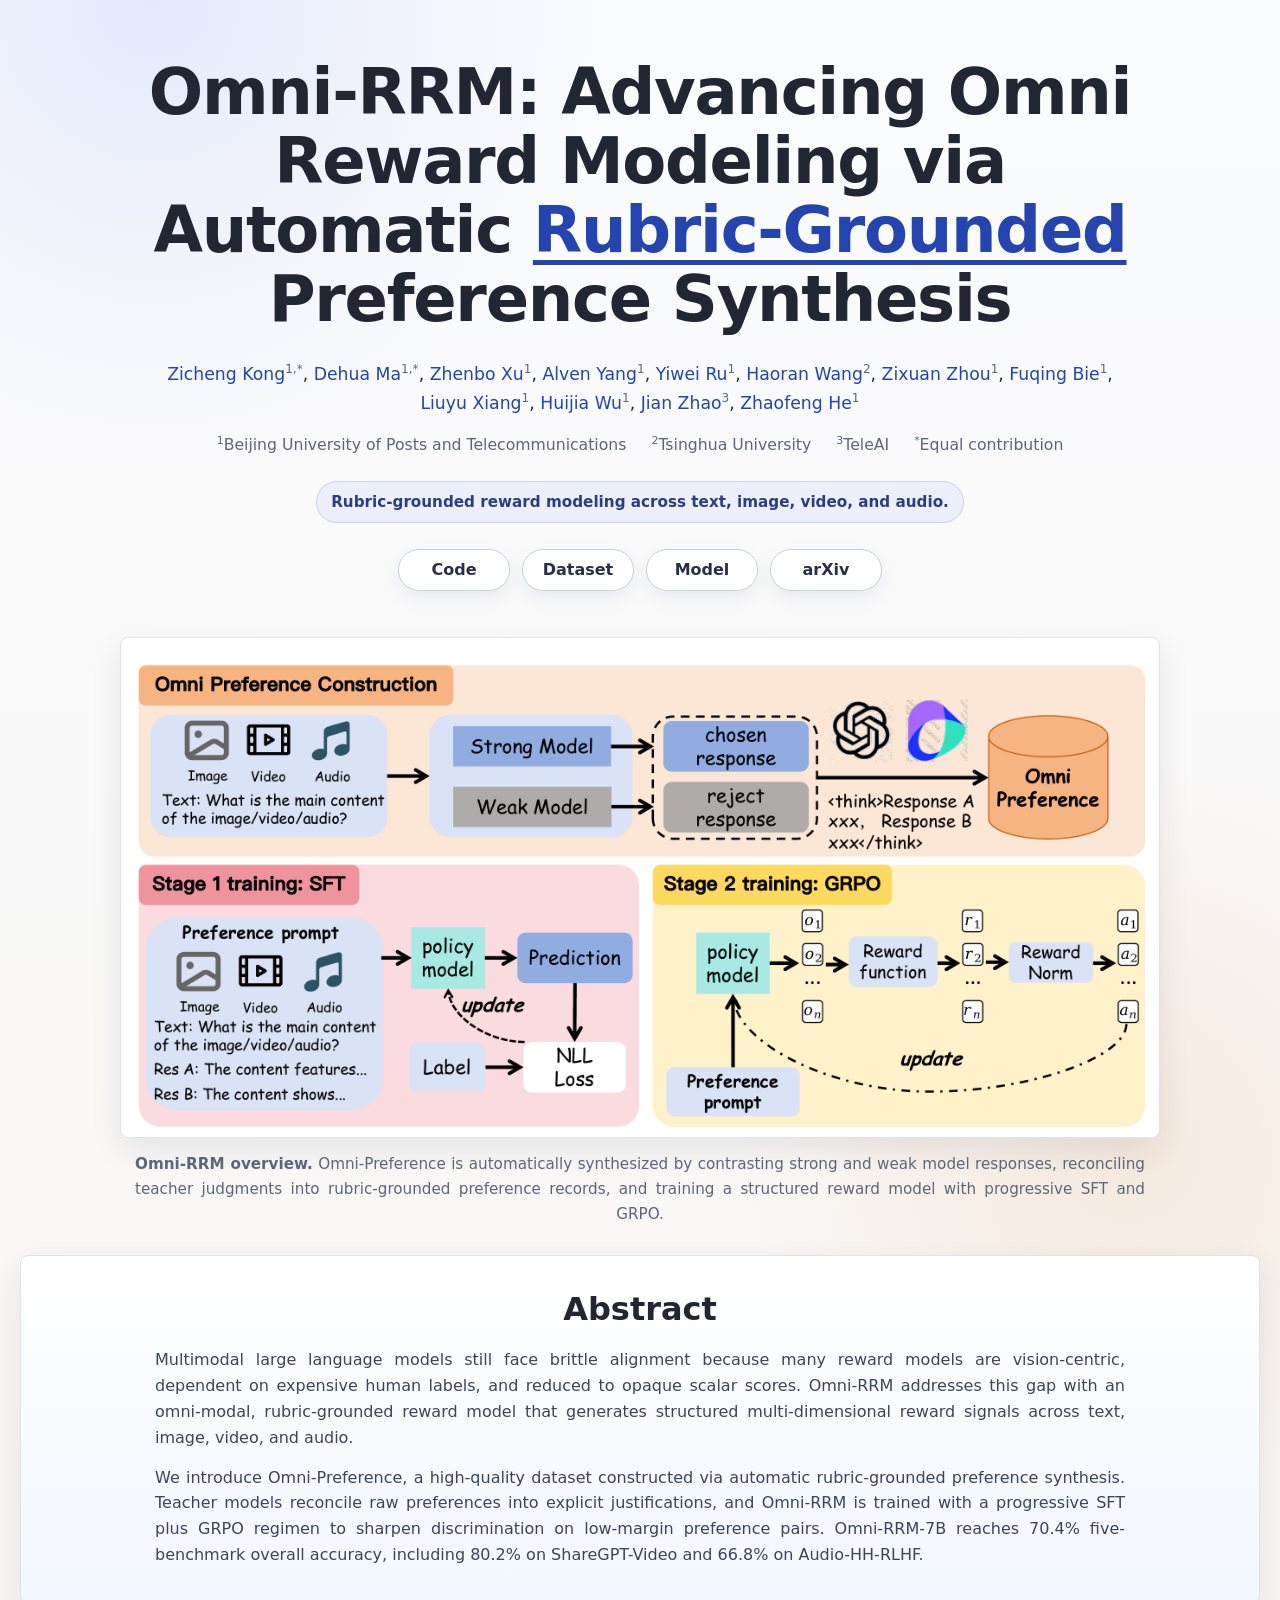
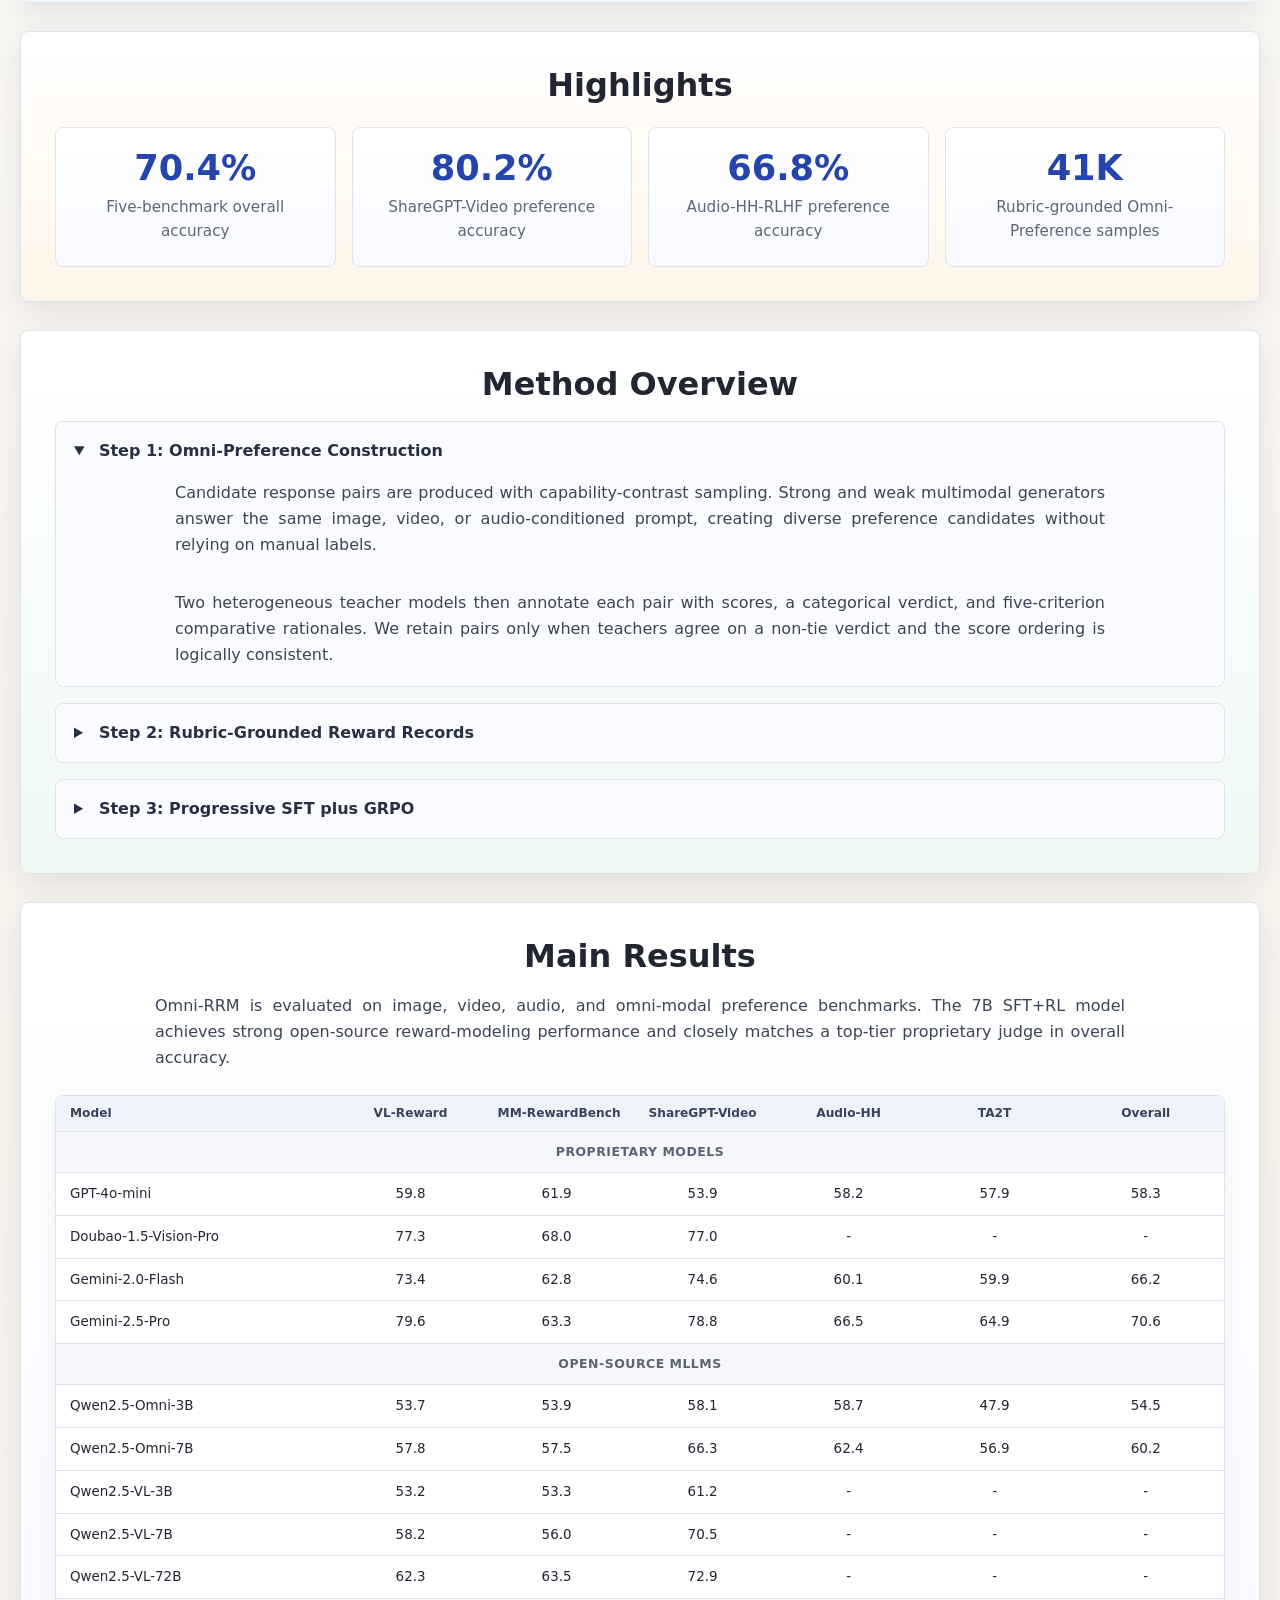
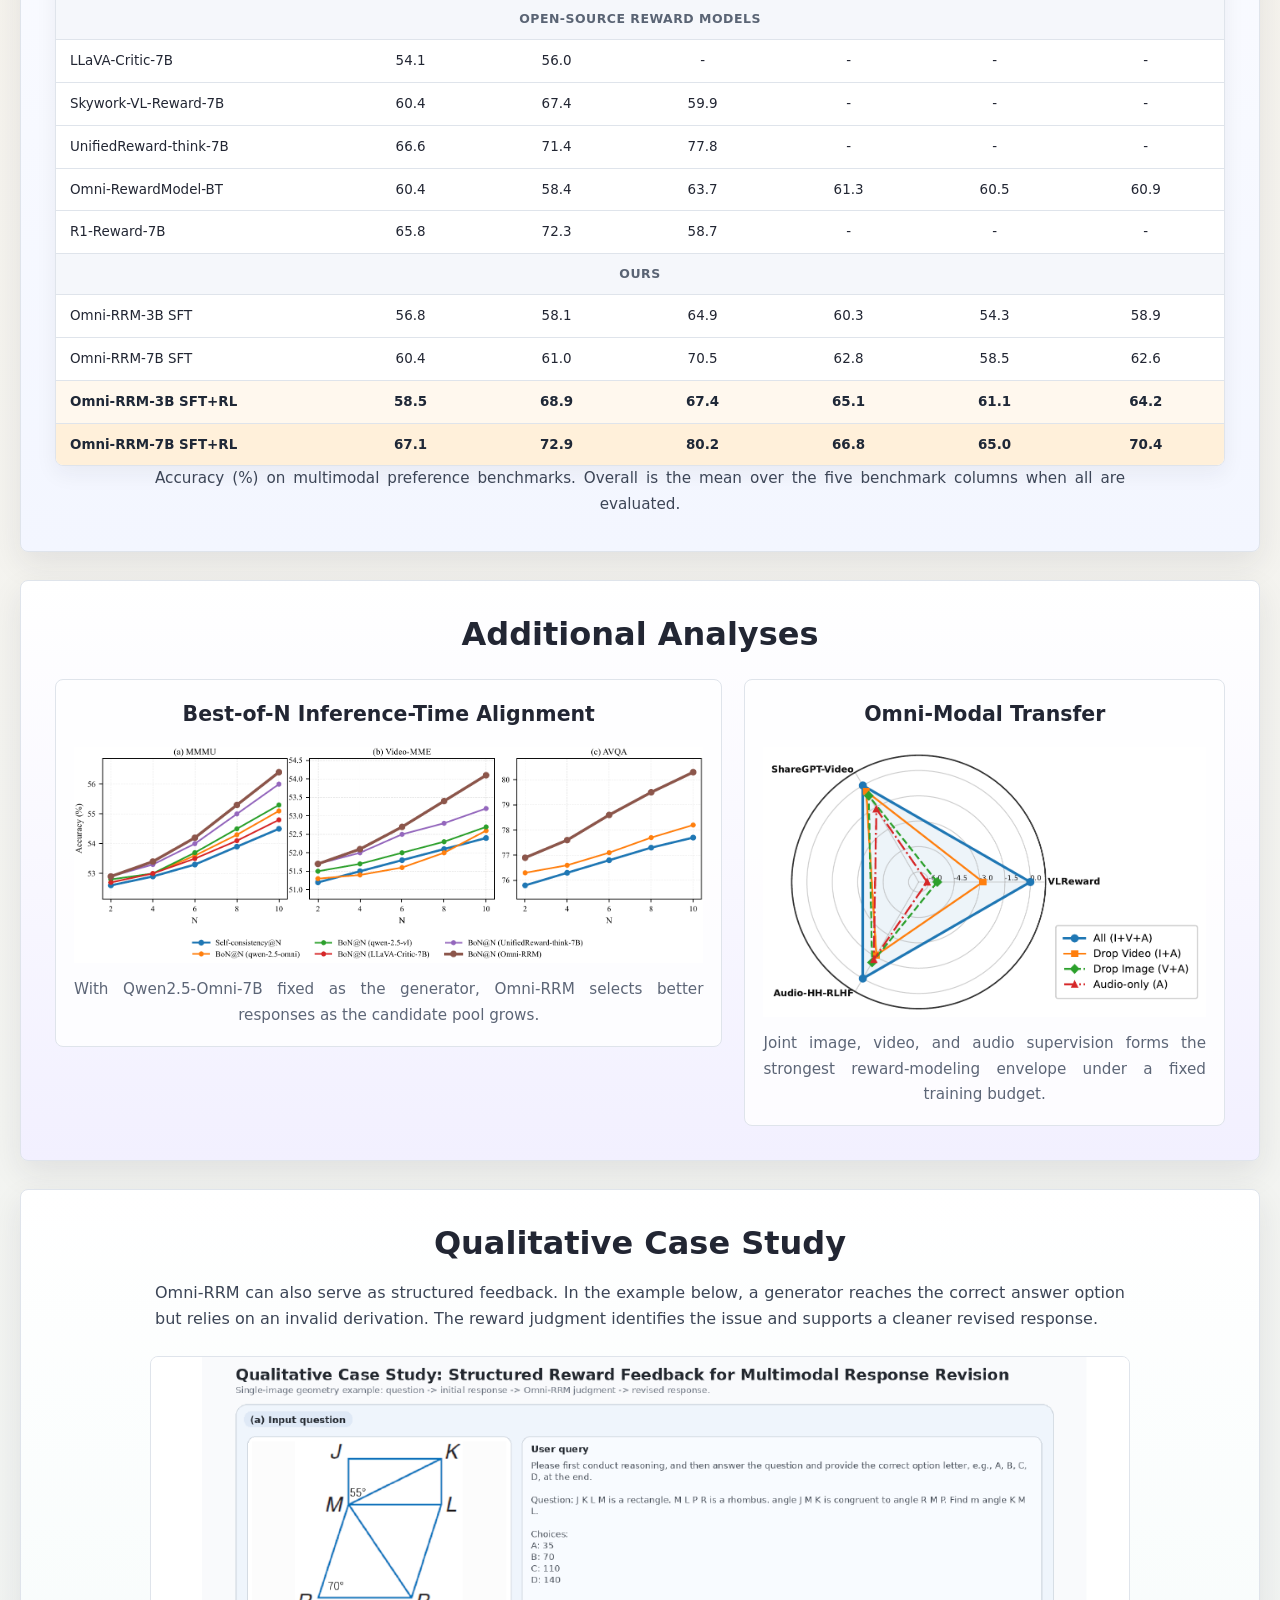
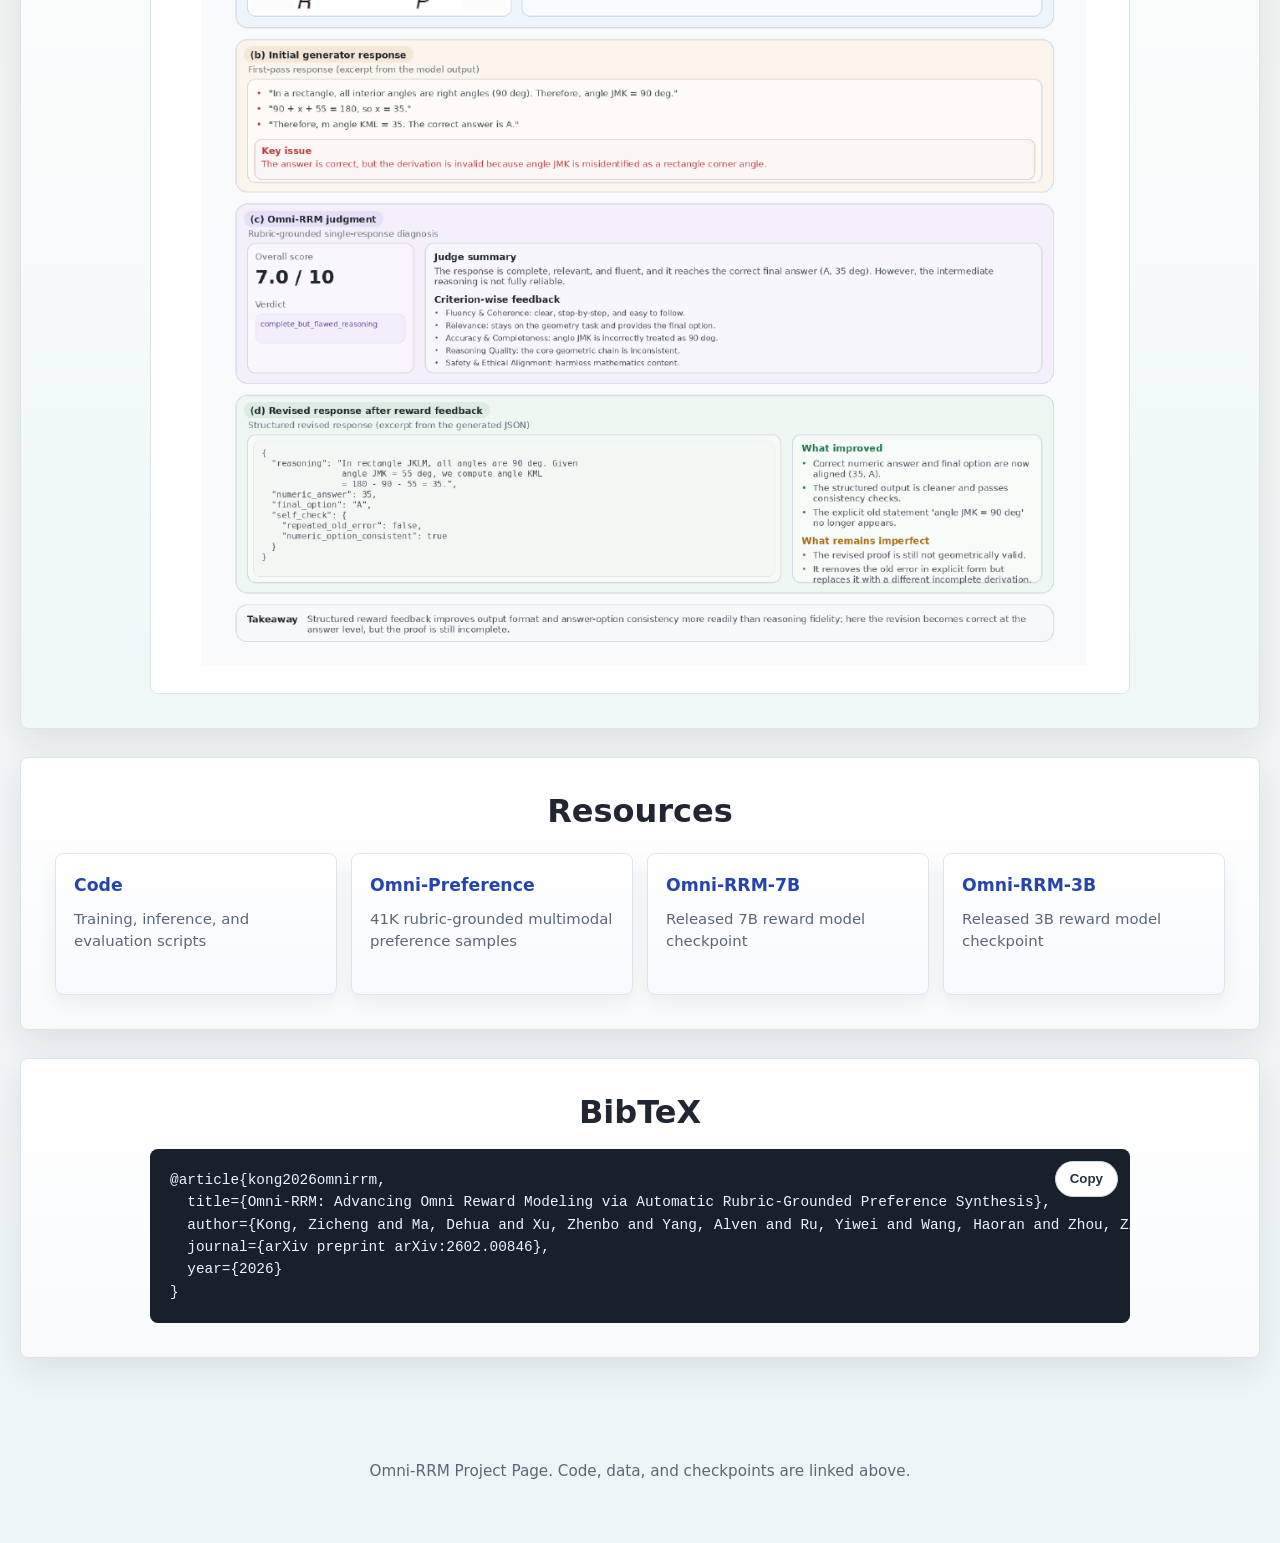
<file: index.html>
<!doctype html>
<html lang="en">
  <head>
    <meta charset="utf-8">
    <meta name="viewport" content="width=device-width, initial-scale=1">
    <meta http-equiv="refresh" content="0; url=docs/">
    <title>Omni-RRM</title>
    <link rel="canonical" href="docs/">
    <script>
      window.location.replace("docs/");
    </script>
  </head>
  <body>
    <p><a href="docs/">Open the Omni-RRM project page.</a></p>
  </body>
</html>
</file>
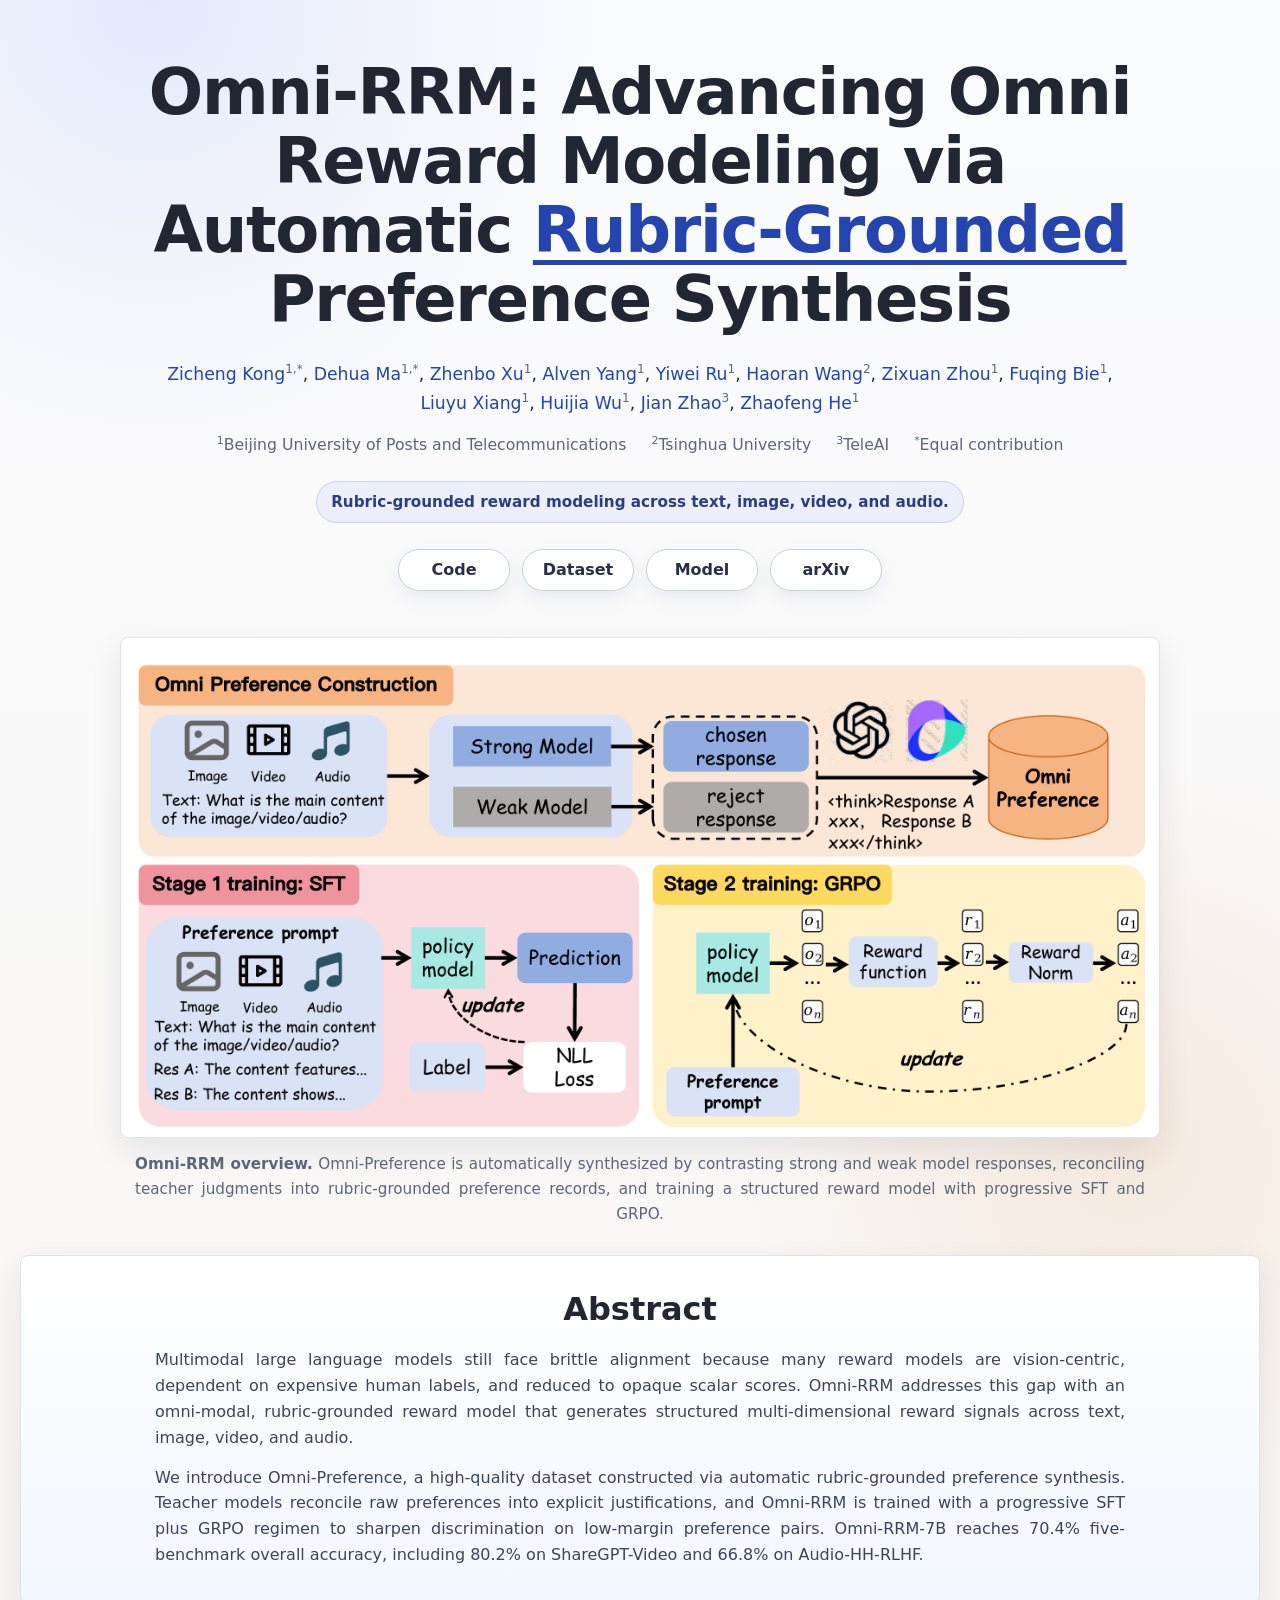
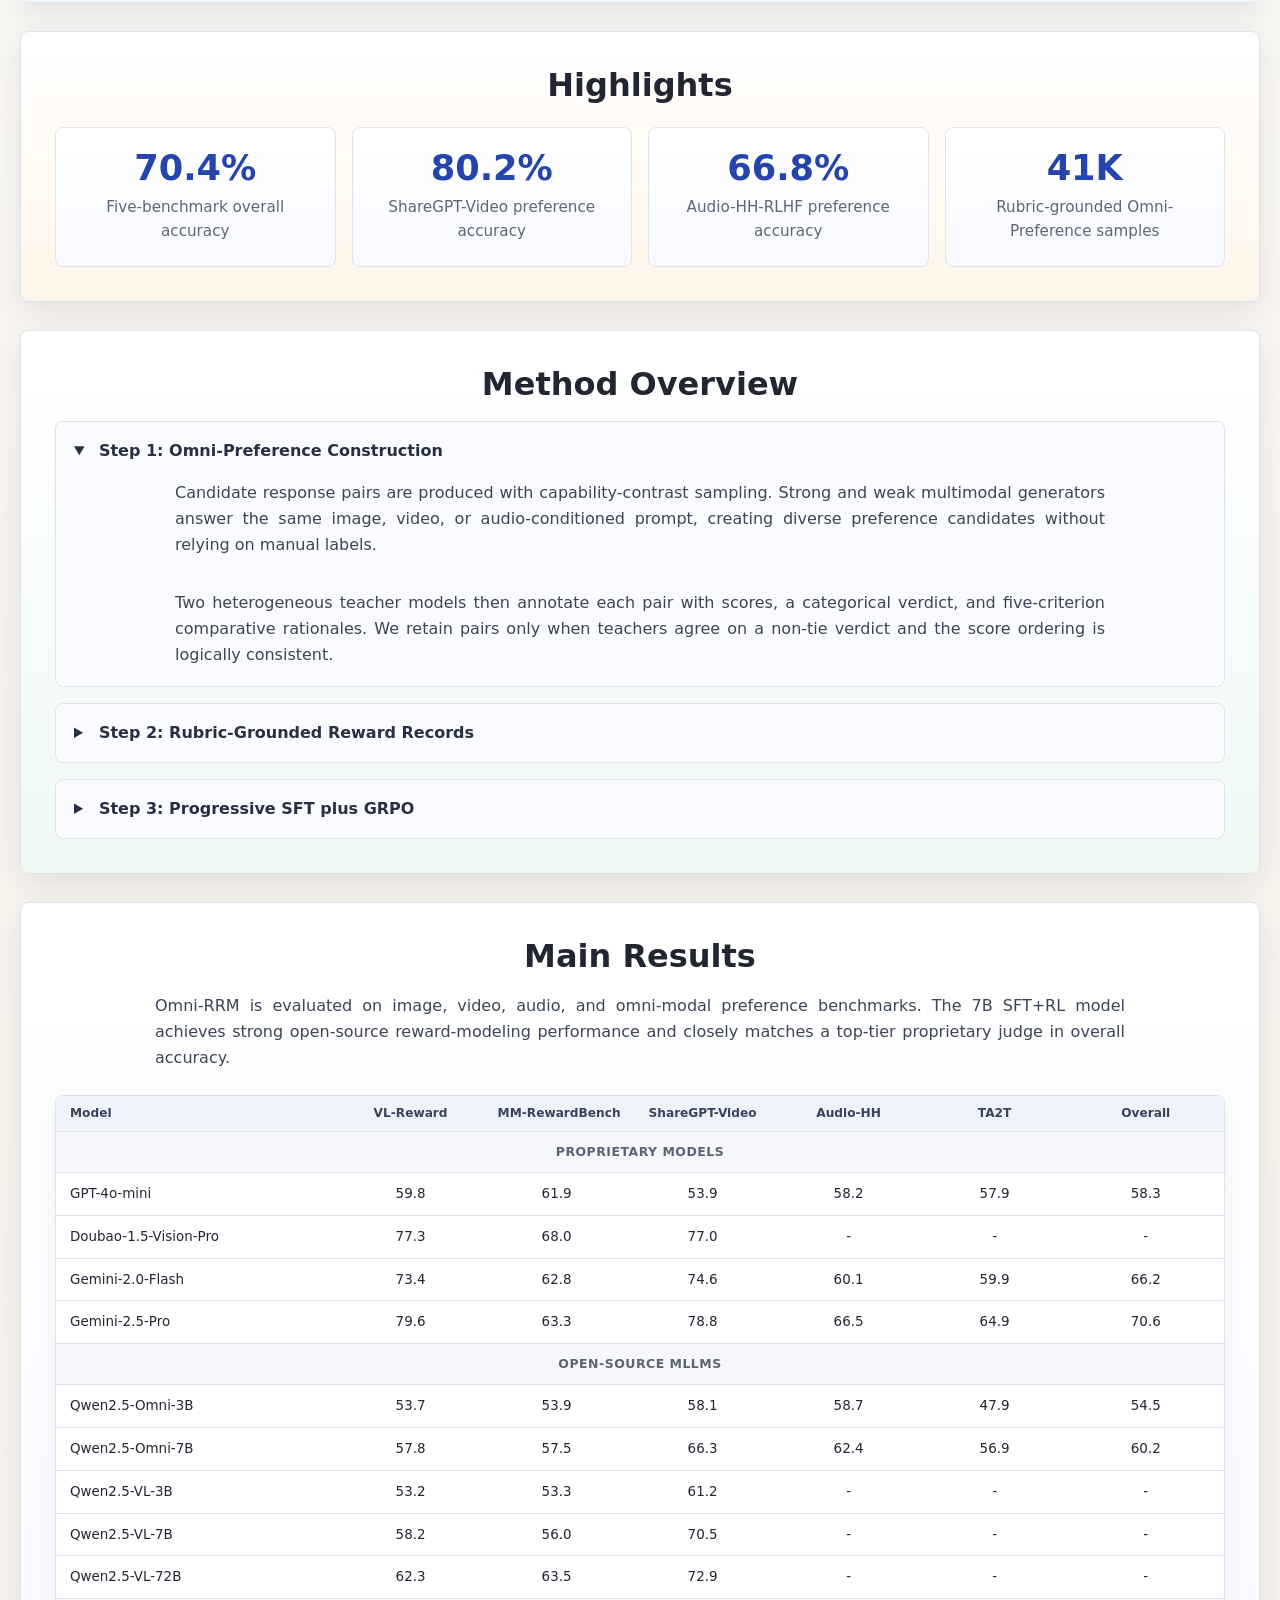
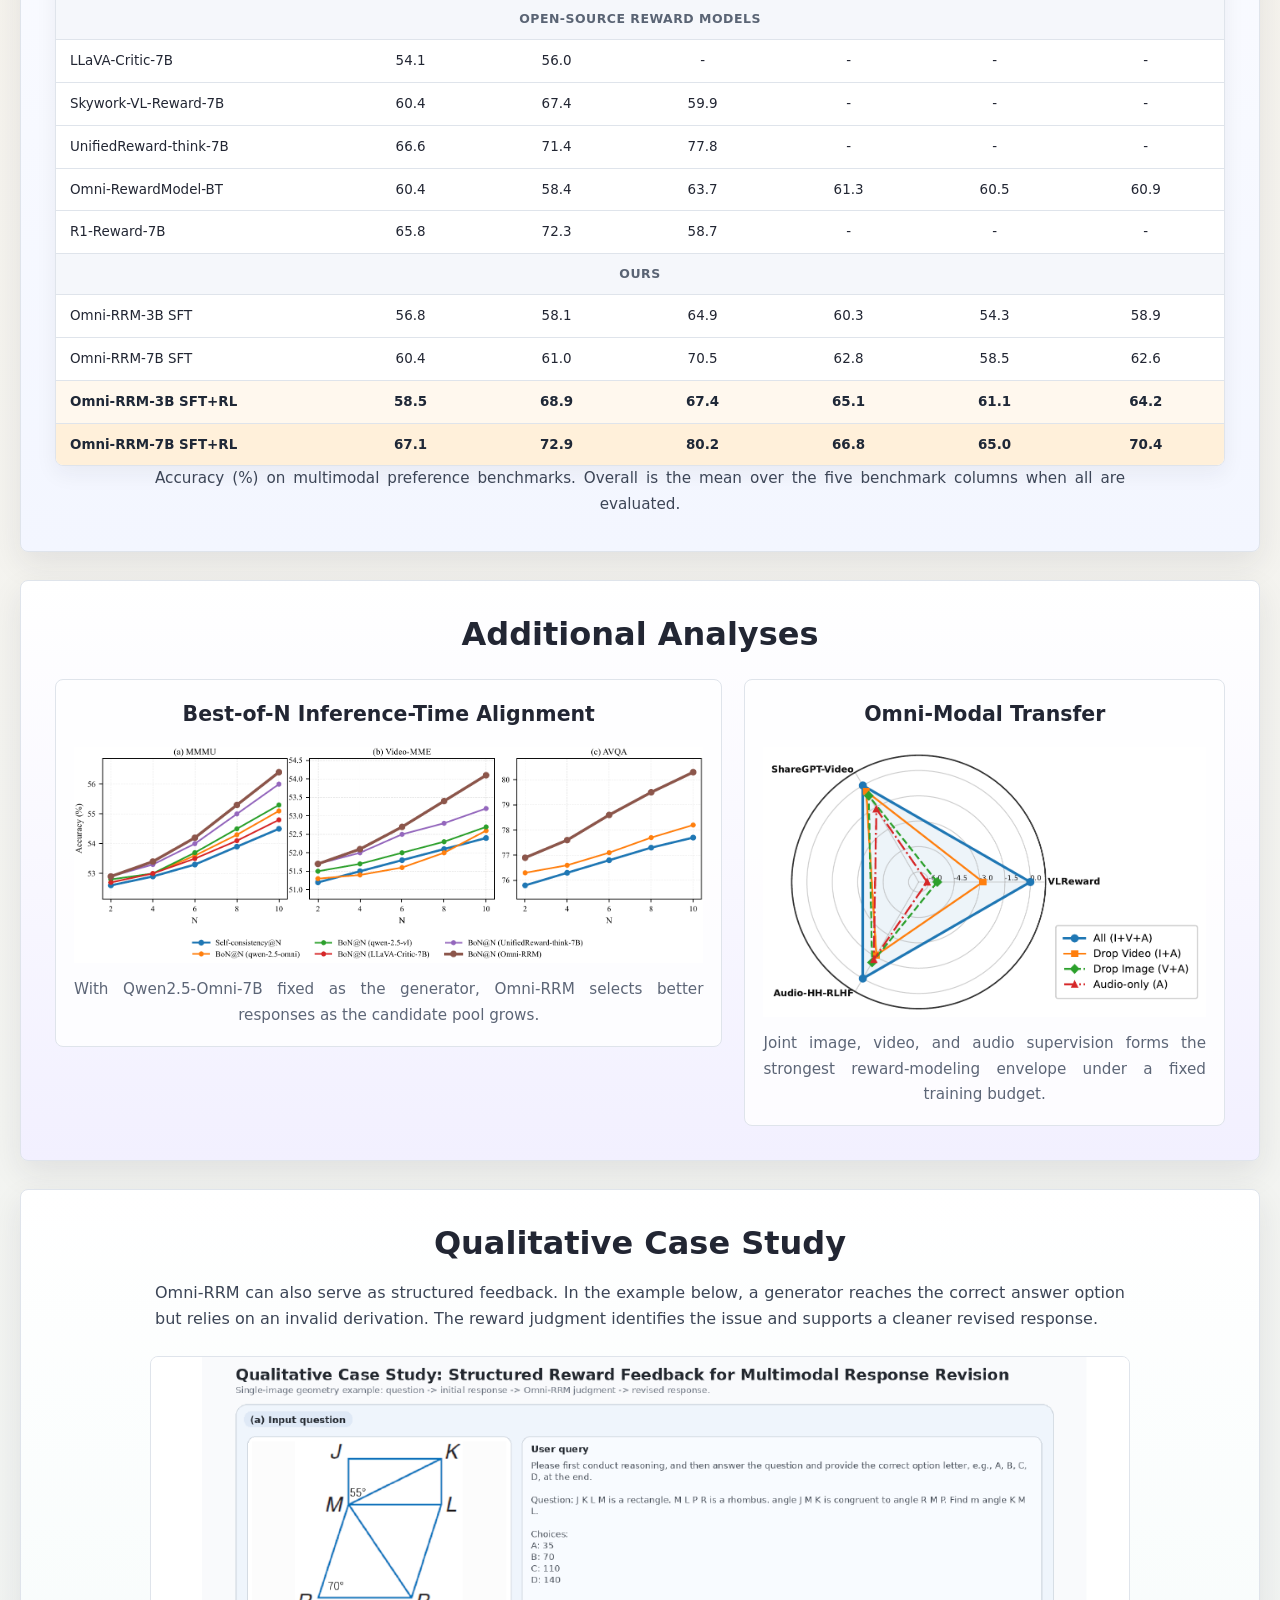
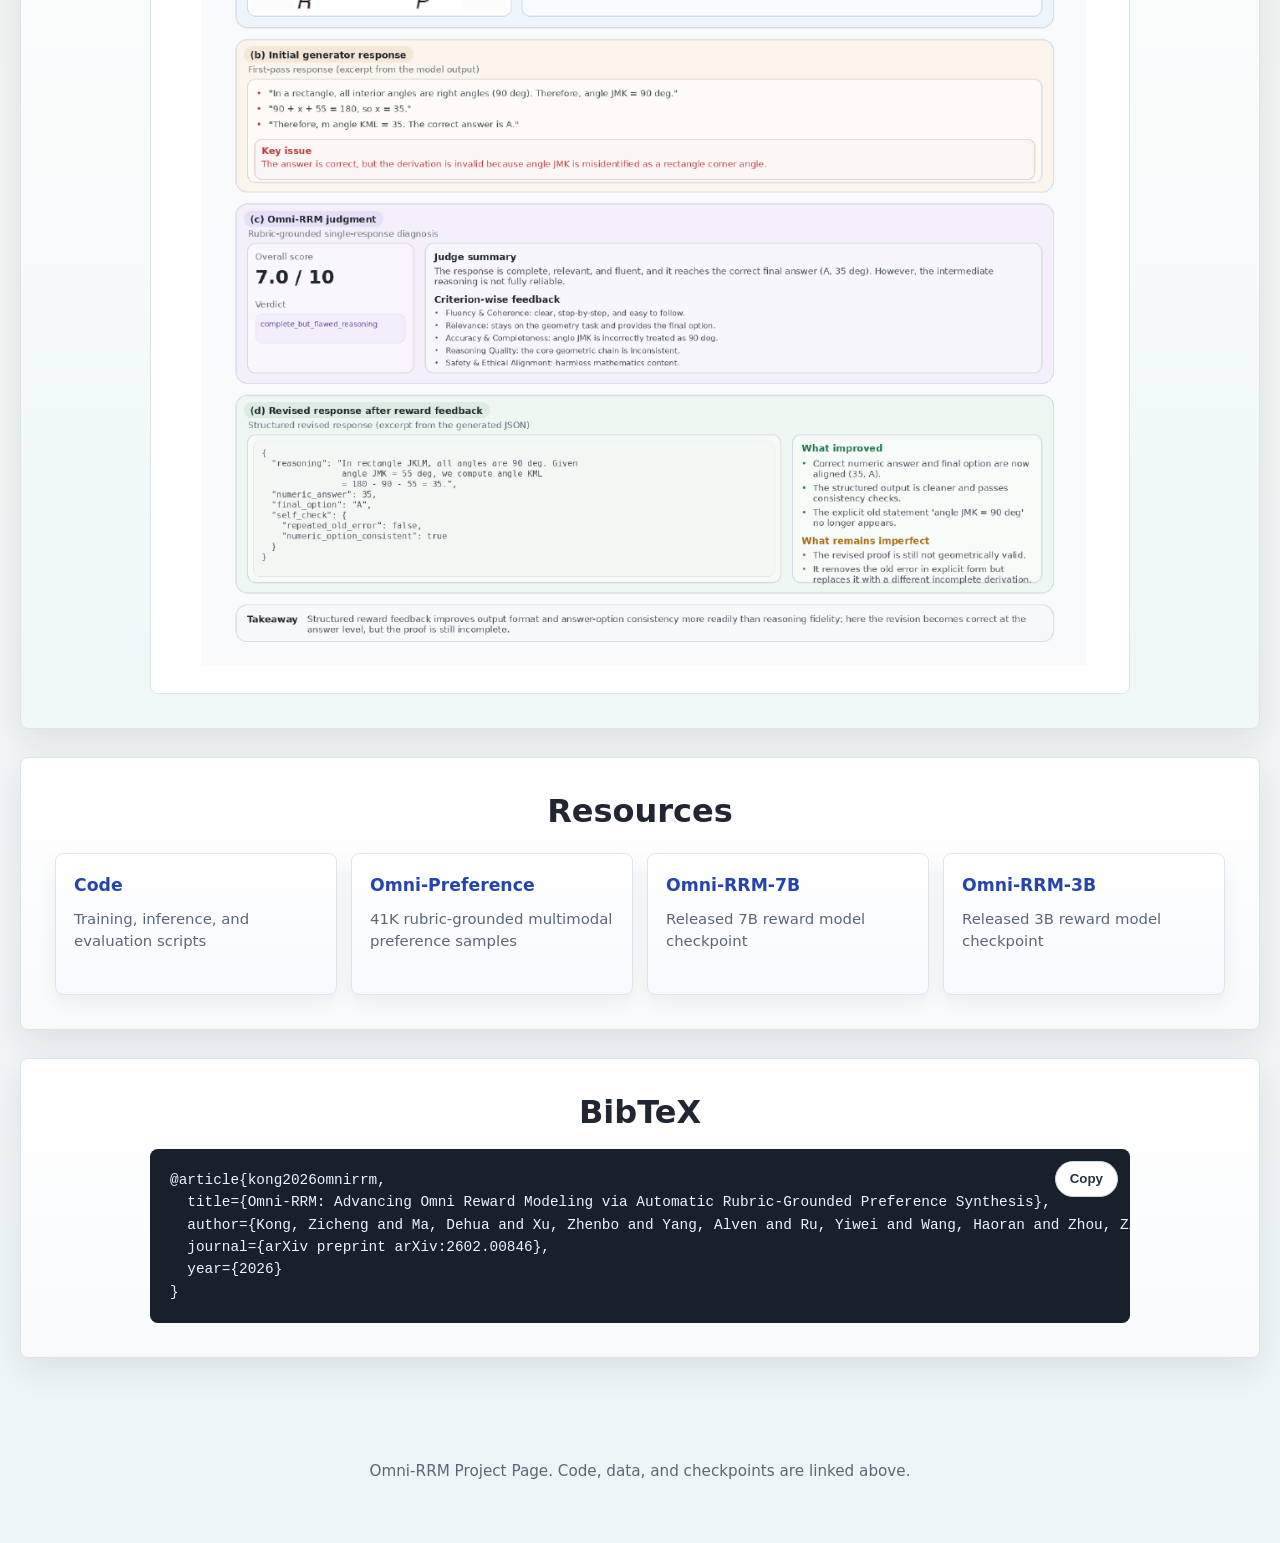
<file: docs/index.html>
<!doctype html>
<html lang="en">
  <head>
    <meta charset="utf-8">
    <meta name="viewport" content="width=device-width, initial-scale=1">
    <meta
      name="description"
      content="Omni-RRM is a rubric-grounded omni-modal reward model for structured preference judgment across text, image, video, and audio."
    >
    <meta property="og:title" content="Omni-RRM">
    <meta property="og:description" content="Advancing Omni Reward Modeling via Automatic Rubric-Grounded Preference Synthesis.">
    <meta property="og:type" content="website">
    <meta property="og:image" content="assets/method-overview.png">
    <title>Omni-RRM</title>
    <link rel="stylesheet" href="styles.css">
  </head>
  <body>
    <div class="page">
      <header class="site-header">
        <h1 class="site-title">
          Omni-RRM: Advancing Omni Reward Modeling via Automatic
          <span>Rubric-Grounded</span> Preference Synthesis
        </h1>

        <div class="authors">
          <a href="#">Zicheng Kong</a><sup>1,*</sup>,
          <a href="#">Dehua Ma</a><sup>1,*</sup>,
          <a href="#">Zhenbo Xu</a><sup>1</sup>,
          <a href="#">Alven Yang</a><sup>1</sup>,
          <a href="#">Yiwei Ru</a><sup>1</sup>,
          <a href="#">Haoran Wang</a><sup>2</sup>,
          <a href="#">Zixuan Zhou</a><sup>1</sup>,
          <a href="#">Fuqing Bie</a><sup>1</sup>,
          <a href="#">Liuyu Xiang</a><sup>1</sup>,
          <a href="#">Huijia Wu</a><sup>1</sup>,
          <a href="#">Jian Zhao</a><sup>3</sup>,
          <a href="#">Zhaofeng He</a><sup>1</sup>
        </div>

        <div class="affiliations">
          <p><sup>1</sup>Beijing University of Posts and Telecommunications</p>
          <p><sup>2</sup>Tsinghua University</p>
          <p><sup>3</sup>TeleAI</p>
          <p><sup>*</sup>Equal contribution</p>
        </div>

        <div class="venue-line">
          Rubric-grounded reward modeling across text, image, video, and audio.
        </div>

        <div class="links" aria-label="Project links">
          <a class="btn" href="https://github.com/dma2077/Omni-RRM">Code</a>
          <a class="btn" href="https://huggingface.co/datasets/Omni-RRM/Omni-Preference">Dataset</a>
          <a class="btn" href="https://huggingface.co/Omni-RRM/Omni-RRM-7B">Model</a>
          <a class="btn" href="https://arxiv.org/abs/2602.00846">arXiv</a>
        </div>
      </header>

      <main>
        <section class="teaser fade-up">
          <img src="assets/method-overview.png" alt="Overview of the Omni-RRM pipeline.">
          <p class="fig-caption">
            <b>Omni-RRM overview.</b> Omni-Preference is automatically synthesized
            by contrasting strong and weak model responses, reconciling teacher
            judgments into rubric-grounded preference records, and training a
            structured reward model with progressive SFT and GRPO.
          </p>
        </section>

        <section id="abstract" class="panel fade-up">
          <h2>Abstract</h2>
          <p>
            Multimodal large language models still face brittle alignment because
            many reward models are vision-centric, dependent on expensive human
            labels, and reduced to opaque scalar scores. Omni-RRM addresses this
            gap with an omni-modal, rubric-grounded reward model that generates
            structured multi-dimensional reward signals across text, image,
            video, and audio.
          </p>
          <p>
            We introduce Omni-Preference, a high-quality dataset constructed via
            automatic rubric-grounded preference synthesis. Teacher models
            reconcile raw preferences into explicit justifications, and
            Omni-RRM is trained with a progressive SFT plus GRPO regimen to
            sharpen discrimination on low-margin preference pairs. Omni-RRM-7B
            reaches 70.4% five-benchmark overall accuracy, including 80.2% on
            ShareGPT-Video and 66.8% on Audio-HH-RLHF.
          </p>
        </section>

        <section id="highlights" class="panel fade-up">
          <h2>Highlights</h2>
          <div class="metric-grid">
            <div class="metric">
              <strong>70.4%</strong>
              <span>Five-benchmark overall accuracy</span>
            </div>
            <div class="metric">
              <strong>80.2%</strong>
              <span>ShareGPT-Video preference accuracy</span>
            </div>
            <div class="metric">
              <strong>66.8%</strong>
              <span>Audio-HH-RLHF preference accuracy</span>
            </div>
            <div class="metric">
              <strong>41K</strong>
              <span>Rubric-grounded Omni-Preference samples</span>
            </div>
          </div>
        </section>

        <section id="overview" class="panel fade-up">
          <h2>Method Overview</h2>
          <div class="overview-grid">
            <details class="implementation-step" open>
              <summary>
                <span class="implementation-title">Step 1: Omni-Preference Construction</span>
              </summary>
              <p>
                Candidate response pairs are produced with capability-contrast
                sampling. Strong and weak multimodal generators answer the same
                image, video, or audio-conditioned prompt, creating diverse
                preference candidates without relying on manual labels.
              </p>
              <p>
                Two heterogeneous teacher models then annotate each pair with
                scores, a categorical verdict, and five-criterion comparative
                rationales. We retain pairs only when teachers agree on a
                non-tie verdict and the score ordering is logically consistent.
              </p>
            </details>

            <details class="implementation-step">
              <summary>
                <span class="implementation-title">Step 2: Rubric-Grounded Reward Records</span>
              </summary>
              <p>
                Omni-RRM does not output only a scalar reward. It emits an
                auditable record containing <code>score_A</code>,
                <code>score_B</code>, <code>better</code>, a reasoning field,
                and a redundant <code>final_verdict</code> for robust parsing.
              </p>
              <div class="schema-box">
                <pre><code>{
  "score_A": 8,
  "score_B": 6,
  "better": "A",
  "reasoning": {
    "fluency": "...",
    "relevance": "...",
    "accuracy": "...",
    "reasoning": "...",
    "safety": "..."
  },
  "final_verdict": "&lt;answer&gt;[[A]]&lt;/answer&gt;"
}</code></pre>
              </div>
            </details>

            <details class="implementation-step">
              <summary>
                <span class="implementation-title">Step 3: Progressive SFT plus GRPO</span>
              </summary>
              <p>
                The SFT stage teaches the model to follow the structured reward
                interface and generate coherent rubric-grounded rationales. The
                GRPO stage then optimizes a bounded composite reward over schema
                validity, preference correctness, score-verdict consistency, and
                rubric coverage.
              </p>
              <div class="formula">
                R = w_fmt R_fmt + w_pref R_pref + w_rub R_rub
              </div>
            </details>
          </div>
        </section>

        <section id="experiments" class="panel fade-up">
          <h2>Main Results</h2>
          <p>
            Omni-RRM is evaluated on image, video, audio, and omni-modal
            preference benchmarks. The 7B SFT+RL model achieves strong
            open-source reward-modeling performance and closely matches a
            top-tier proprietary judge in overall accuracy.
          </p>

          <div class="table-shell full-results" role="region" aria-label="Main benchmark results" tabindex="0">
            <table>
              <colgroup>
                <col class="model-col">
                <col class="benchmark-col">
                <col class="benchmark-col">
                <col class="benchmark-col">
                <col class="benchmark-col">
                <col class="benchmark-col">
                <col class="overall-col">
              </colgroup>
              <thead>
                <tr>
                  <th>Model</th>
                  <th>VL-Reward</th>
                  <th>MM-RewardBench</th>
                  <th>ShareGPT-Video</th>
                  <th>Audio-HH</th>
                  <th>TA2T</th>
                  <th>Overall</th>
                </tr>
              </thead>
              <tbody>
                <tr class="group-row">
                  <td colspan="7">Proprietary models</td>
                </tr>
                <tr>
                  <td>GPT-4o-mini</td>
                  <td>59.8</td>
                  <td>61.9</td>
                  <td>53.9</td>
                  <td>58.2</td>
                  <td>57.9</td>
                  <td>58.3</td>
                </tr>
                <tr>
                  <td>Doubao-1.5-Vision-Pro</td>
                  <td>77.3</td>
                  <td>68.0</td>
                  <td>77.0</td>
                  <td>-</td>
                  <td>-</td>
                  <td>-</td>
                </tr>
                <tr>
                  <td>Gemini-2.0-Flash</td>
                  <td>73.4</td>
                  <td>62.8</td>
                  <td>74.6</td>
                  <td>60.1</td>
                  <td>59.9</td>
                  <td>66.2</td>
                </tr>
                <tr>
                  <td>Gemini-2.5-Pro</td>
                  <td>79.6</td>
                  <td>63.3</td>
                  <td>78.8</td>
                  <td>66.5</td>
                  <td>64.9</td>
                  <td>70.6</td>
                </tr>
                <tr class="group-row">
                  <td colspan="7">Open-source MLLMs</td>
                </tr>
                <tr>
                  <td>Qwen2.5-Omni-3B</td>
                  <td>53.7</td>
                  <td>53.9</td>
                  <td>58.1</td>
                  <td>58.7</td>
                  <td>47.9</td>
                  <td>54.5</td>
                </tr>
                <tr>
                  <td>Qwen2.5-Omni-7B</td>
                  <td>57.8</td>
                  <td>57.5</td>
                  <td>66.3</td>
                  <td>62.4</td>
                  <td>56.9</td>
                  <td>60.2</td>
                </tr>
                <tr>
                  <td>Qwen2.5-VL-3B</td>
                  <td>53.2</td>
                  <td>53.3</td>
                  <td>61.2</td>
                  <td>-</td>
                  <td>-</td>
                  <td>-</td>
                </tr>
                <tr>
                  <td>Qwen2.5-VL-7B</td>
                  <td>58.2</td>
                  <td>56.0</td>
                  <td>70.5</td>
                  <td>-</td>
                  <td>-</td>
                  <td>-</td>
                </tr>
                <tr>
                  <td>Qwen2.5-VL-72B</td>
                  <td>62.3</td>
                  <td>63.5</td>
                  <td>72.9</td>
                  <td>-</td>
                  <td>-</td>
                  <td>-</td>
                </tr>
                <tr class="group-row">
                  <td colspan="7">Open-source reward models</td>
                </tr>
                <tr>
                  <td>LLaVA-Critic-7B</td>
                  <td>54.1</td>
                  <td>56.0</td>
                  <td>-</td>
                  <td>-</td>
                  <td>-</td>
                  <td>-</td>
                </tr>
                <tr>
                  <td>Skywork-VL-Reward-7B</td>
                  <td>60.4</td>
                  <td>67.4</td>
                  <td>59.9</td>
                  <td>-</td>
                  <td>-</td>
                  <td>-</td>
                </tr>
                <tr>
                  <td>UnifiedReward-think-7B</td>
                  <td>66.6</td>
                  <td>71.4</td>
                  <td>77.8</td>
                  <td>-</td>
                  <td>-</td>
                  <td>-</td>
                </tr>
                <tr>
                  <td>Omni-RewardModel-BT</td>
                  <td>60.4</td>
                  <td>58.4</td>
                  <td>63.7</td>
                  <td>61.3</td>
                  <td>60.5</td>
                  <td>60.9</td>
                </tr>
                <tr>
                  <td>R1-Reward-7B</td>
                  <td>65.8</td>
                  <td>72.3</td>
                  <td>58.7</td>
                  <td>-</td>
                  <td>-</td>
                  <td>-</td>
                </tr>
                <tr class="group-row">
                  <td colspan="7">Ours</td>
                </tr>
                <tr>
                  <td>Omni-RRM-3B SFT</td>
                  <td>56.8</td>
                  <td>58.1</td>
                  <td>64.9</td>
                  <td>60.3</td>
                  <td>54.3</td>
                  <td>58.9</td>
                </tr>
                <tr>
                  <td>Omni-RRM-7B SFT</td>
                  <td>60.4</td>
                  <td>61.0</td>
                  <td>70.5</td>
                  <td>62.8</td>
                  <td>58.5</td>
                  <td>62.6</td>
                </tr>
                <tr class="ours">
                  <td>Omni-RRM-3B SFT+RL</td>
                  <td>58.5</td>
                  <td>68.9</td>
                  <td>67.4</td>
                  <td>65.1</td>
                  <td>61.1</td>
                  <td>64.2</td>
                </tr>
                <tr class="ours strong">
                  <td>Omni-RRM-7B SFT+RL</td>
                  <td>67.1</td>
                  <td>72.9</td>
                  <td>80.2</td>
                  <td>66.8</td>
                  <td>65.0</td>
                  <td>70.4</td>
                </tr>
              </tbody>
            </table>
          </div>
          <p class="caption">
            Accuracy (%) on multimodal preference benchmarks. Overall is the
            mean over the five benchmark columns when all are evaluated.
          </p>
        </section>

        <section id="analysis" class="panel fade-up">
          <h2>Additional Analyses</h2>
          <div class="analysis-grid">
            <figure>
              <h3>Best-of-N Inference-Time Alignment</h3>
              <img src="assets/bon-curve.png" alt="Best-of-N curves across MMMU, Video-MME, and AVQA.">
              <figcaption class="caption">
                With Qwen2.5-Omni-7B fixed as the generator, Omni-RRM selects
                better responses as the candidate pool grows.
              </figcaption>
            </figure>
            <figure>
              <h3>Omni-Modal Transfer</h3>
              <img src="assets/modality-radar.png" alt="Radar chart for omni-modal transfer.">
              <figcaption class="caption">
                Joint image, video, and audio supervision forms the strongest
                reward-modeling envelope under a fixed training budget.
              </figcaption>
            </figure>
          </div>
        </section>

        <section id="case-study" class="panel fade-up">
          <h2>Qualitative Case Study</h2>
          <p>
            Omni-RRM can also serve as structured feedback. In the example
            below, a generator reaches the correct answer option but relies on an
            invalid derivation. The reward judgment identifies the issue and
            supports a cleaner revised response.
          </p>
          <img class="case-image" src="assets/case-study.png" alt="Qualitative case study of reward-guided revision.">
        </section>

        <section id="resources" class="panel fade-up">
          <h2>Resources</h2>
          <div class="resource-grid">
            <a href="https://github.com/dma2077/Omni-RRM">
              <strong>Code</strong>
              <span>Training, inference, and evaluation scripts</span>
            </a>
            <a href="https://huggingface.co/datasets/Omni-RRM/Omni-Preference">
              <strong>Omni-Preference</strong>
              <span>41K rubric-grounded multimodal preference samples</span>
            </a>
            <a href="https://huggingface.co/Omni-RRM/Omni-RRM-7B">
              <strong>Omni-RRM-7B</strong>
              <span>Released 7B reward model checkpoint</span>
            </a>
            <a href="https://huggingface.co/Omni-RRM/Omni-RRM-3B">
              <strong>Omni-RRM-3B</strong>
              <span>Released 3B reward model checkpoint</span>
            </a>
          </div>
        </section>

        <section id="bibtex" class="panel fade-up">
          <h2>BibTeX</h2>
          <div class="bibtex-container">
            <pre class="bibtex"><code>@article{kong2026omnirrm,
  title={Omni-RRM: Advancing Omni Reward Modeling via Automatic Rubric-Grounded Preference Synthesis},
  author={Kong, Zicheng and Ma, Dehua and Xu, Zhenbo and Yang, Alven and Ru, Yiwei and Wang, Haoran and Zhou, Zixuan and Bie, Fuqing and Xiang, Liuyu and Wu, Huijia and Zhao, Jian and He, Zhaofeng},
  journal={arXiv preprint arXiv:2602.00846},
  year={2026}
}</code></pre>
            <button class="copy-btn" type="button">Copy</button>
          </div>
        </section>
      </main>

      <footer class="site-footer">
        <p>Omni-RRM Project Page. Code, data, and checkpoints are linked above.</p>
      </footer>
    </div>

    <script src="script.js"></script>
  </body>
</html>
</file>
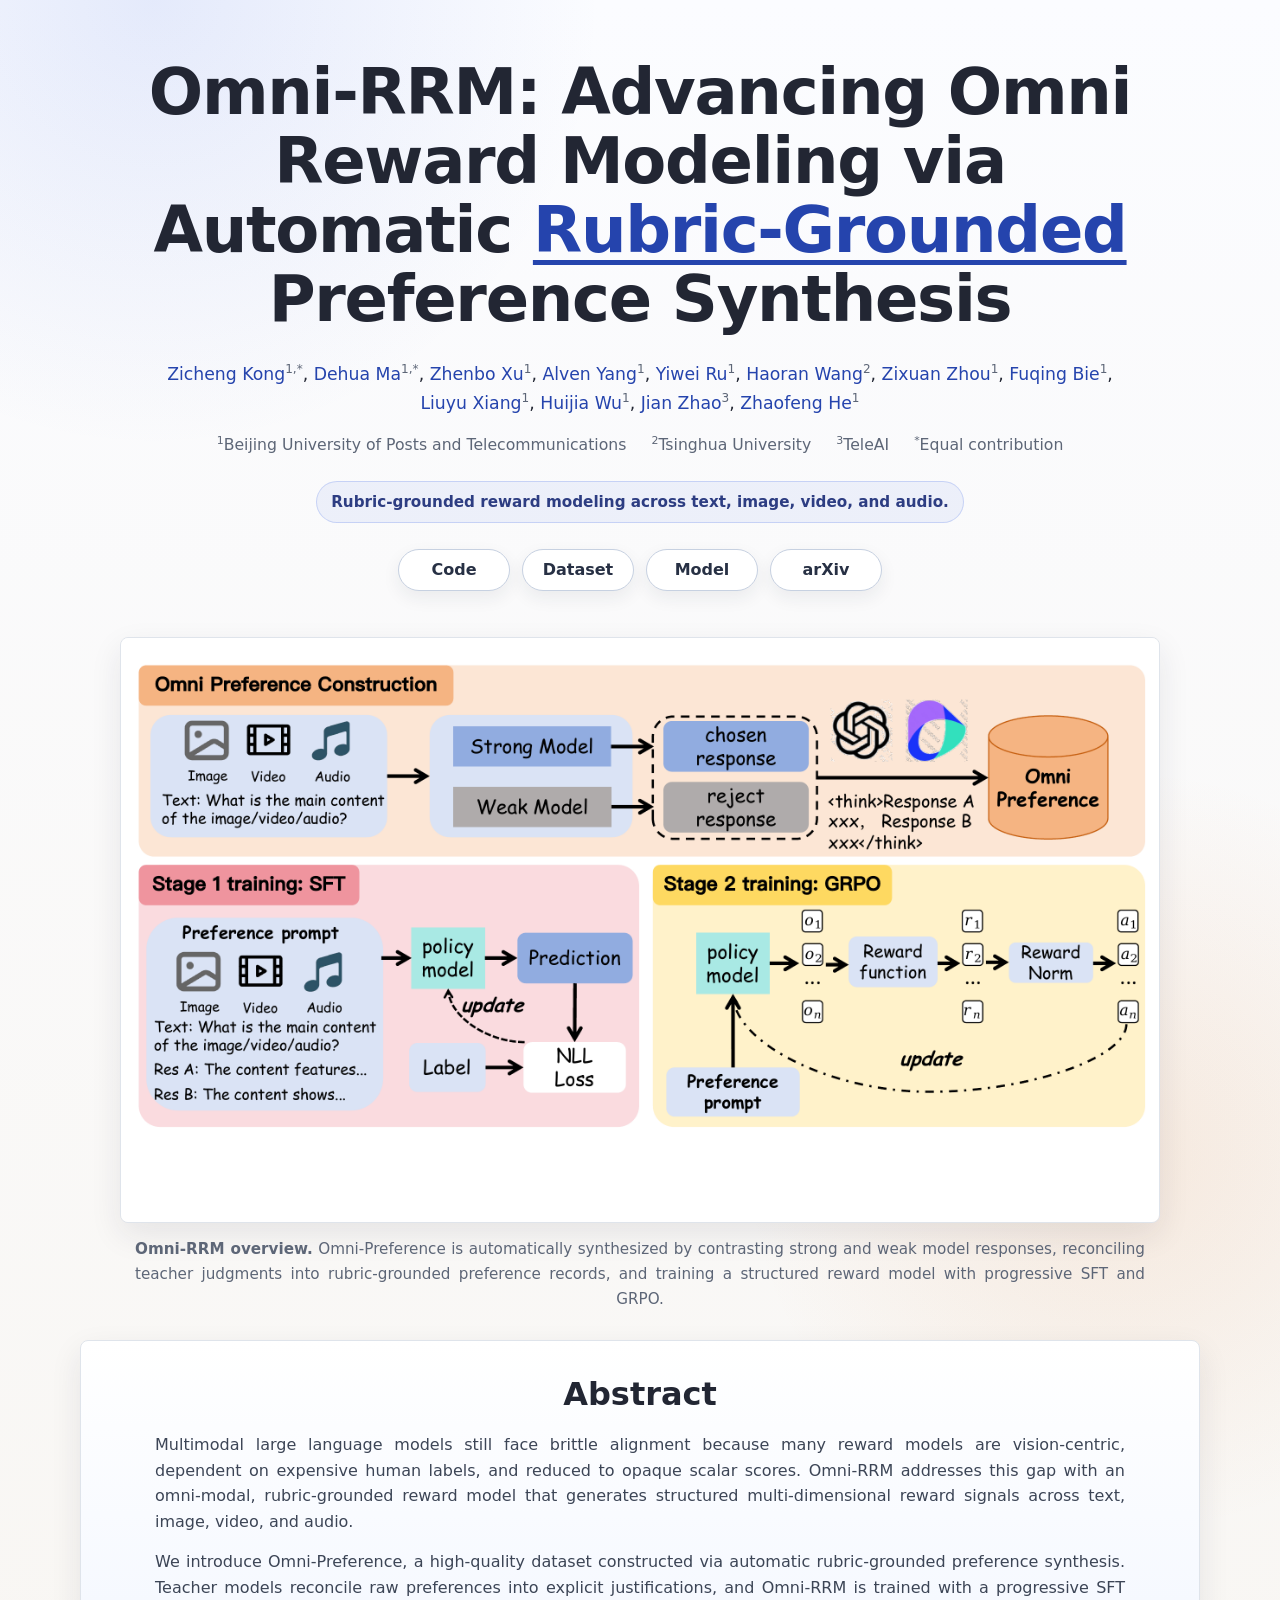
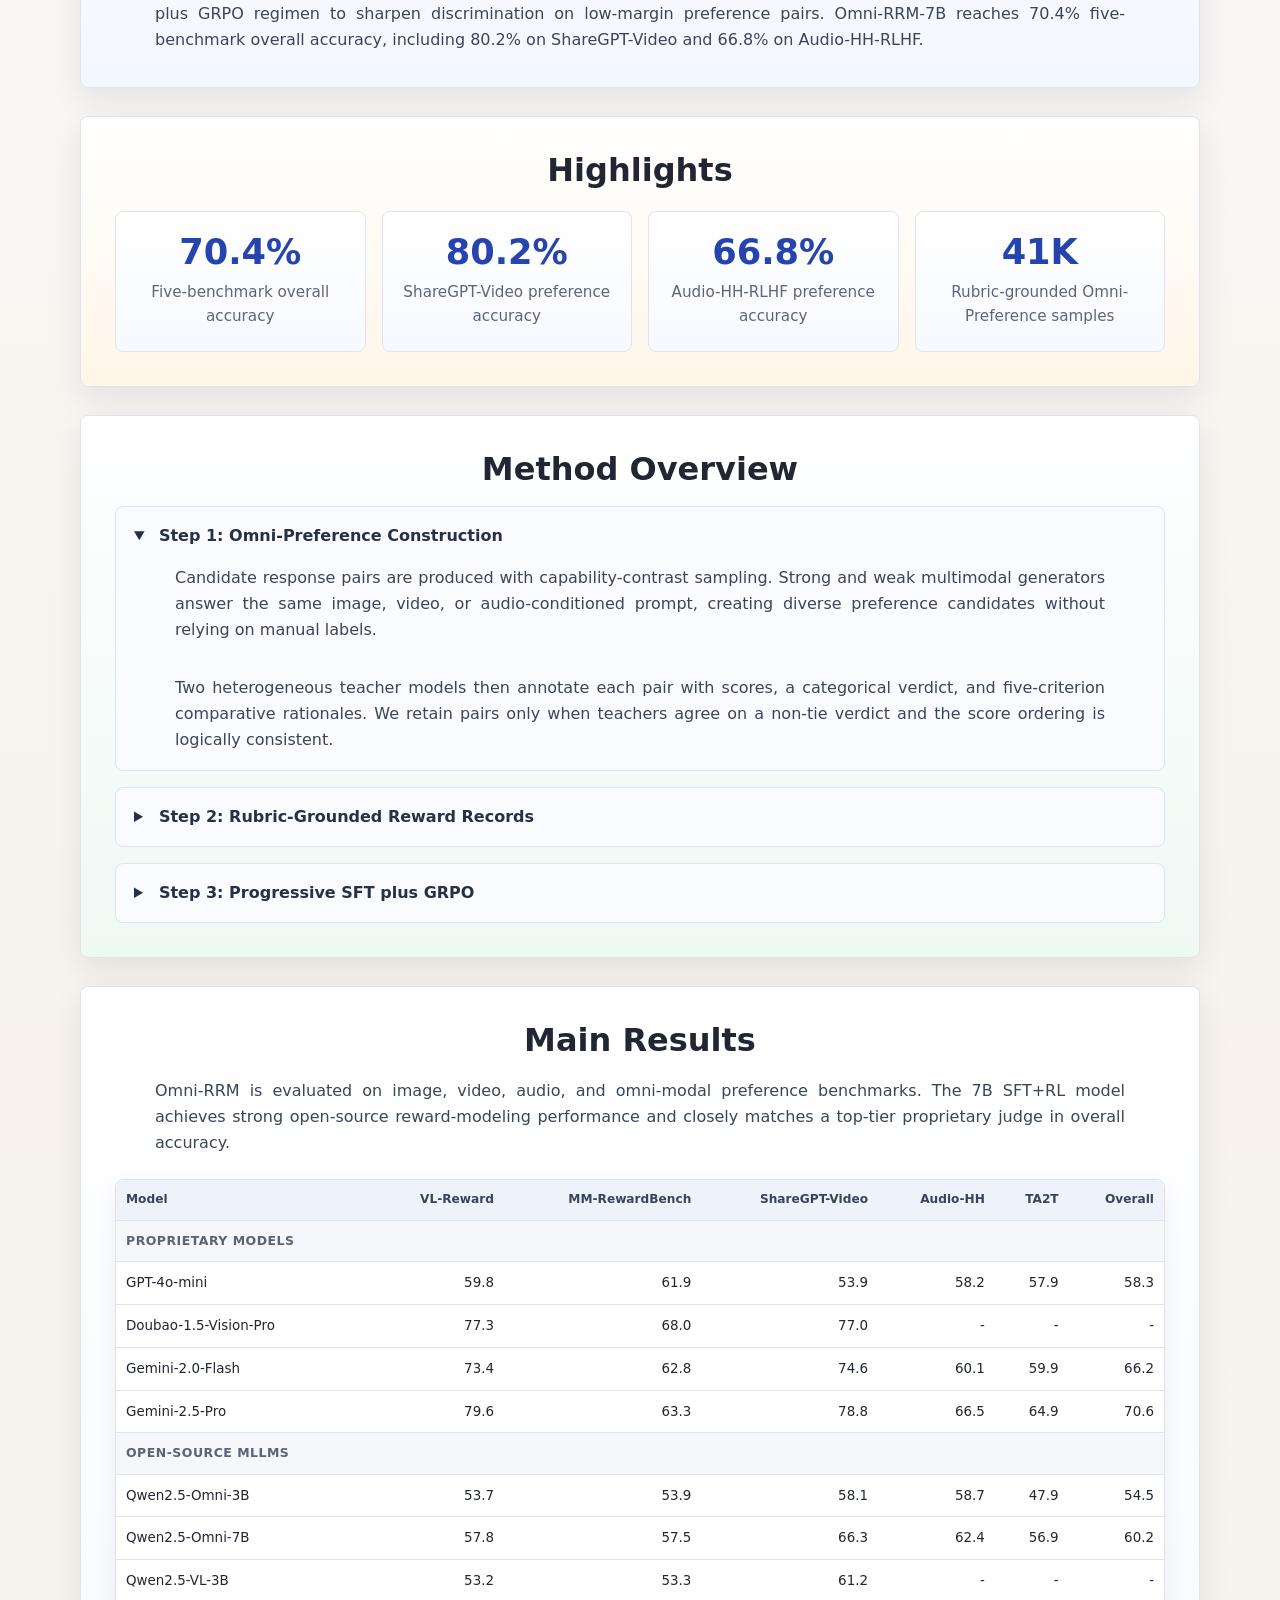
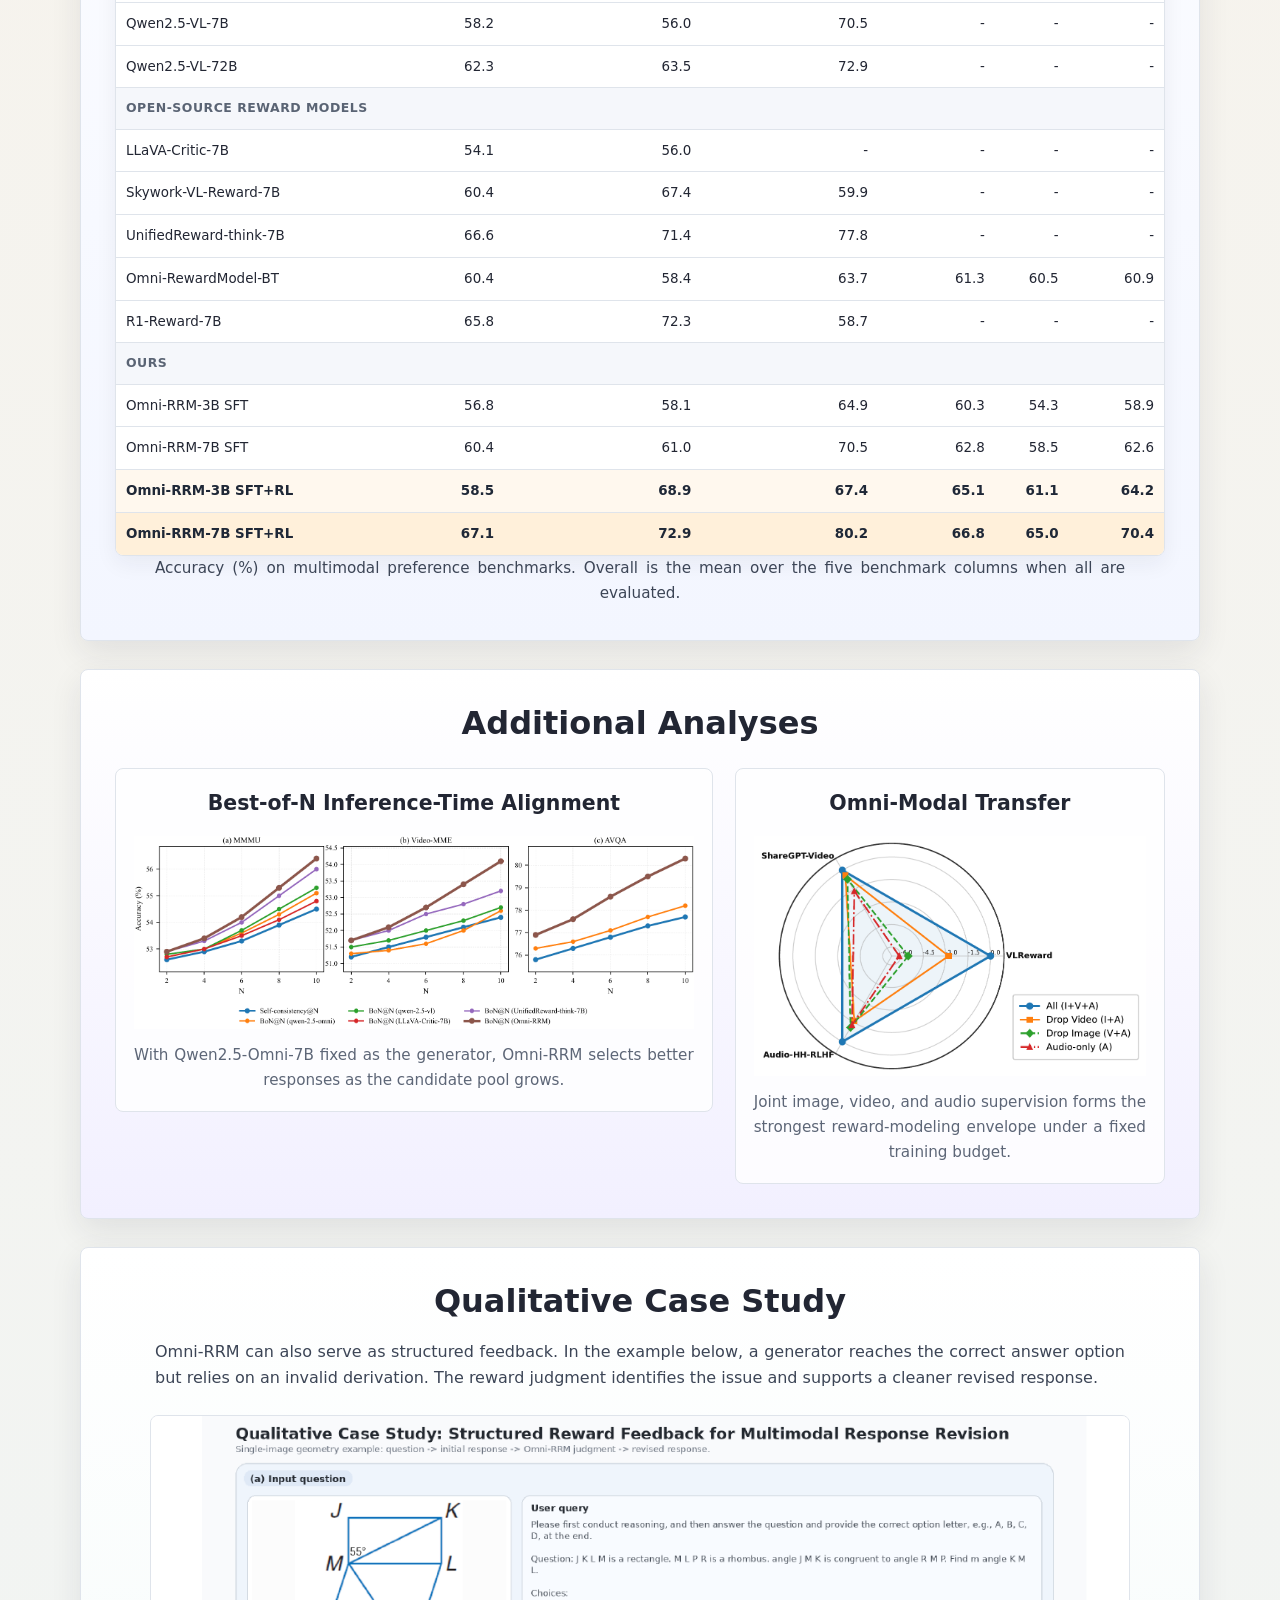
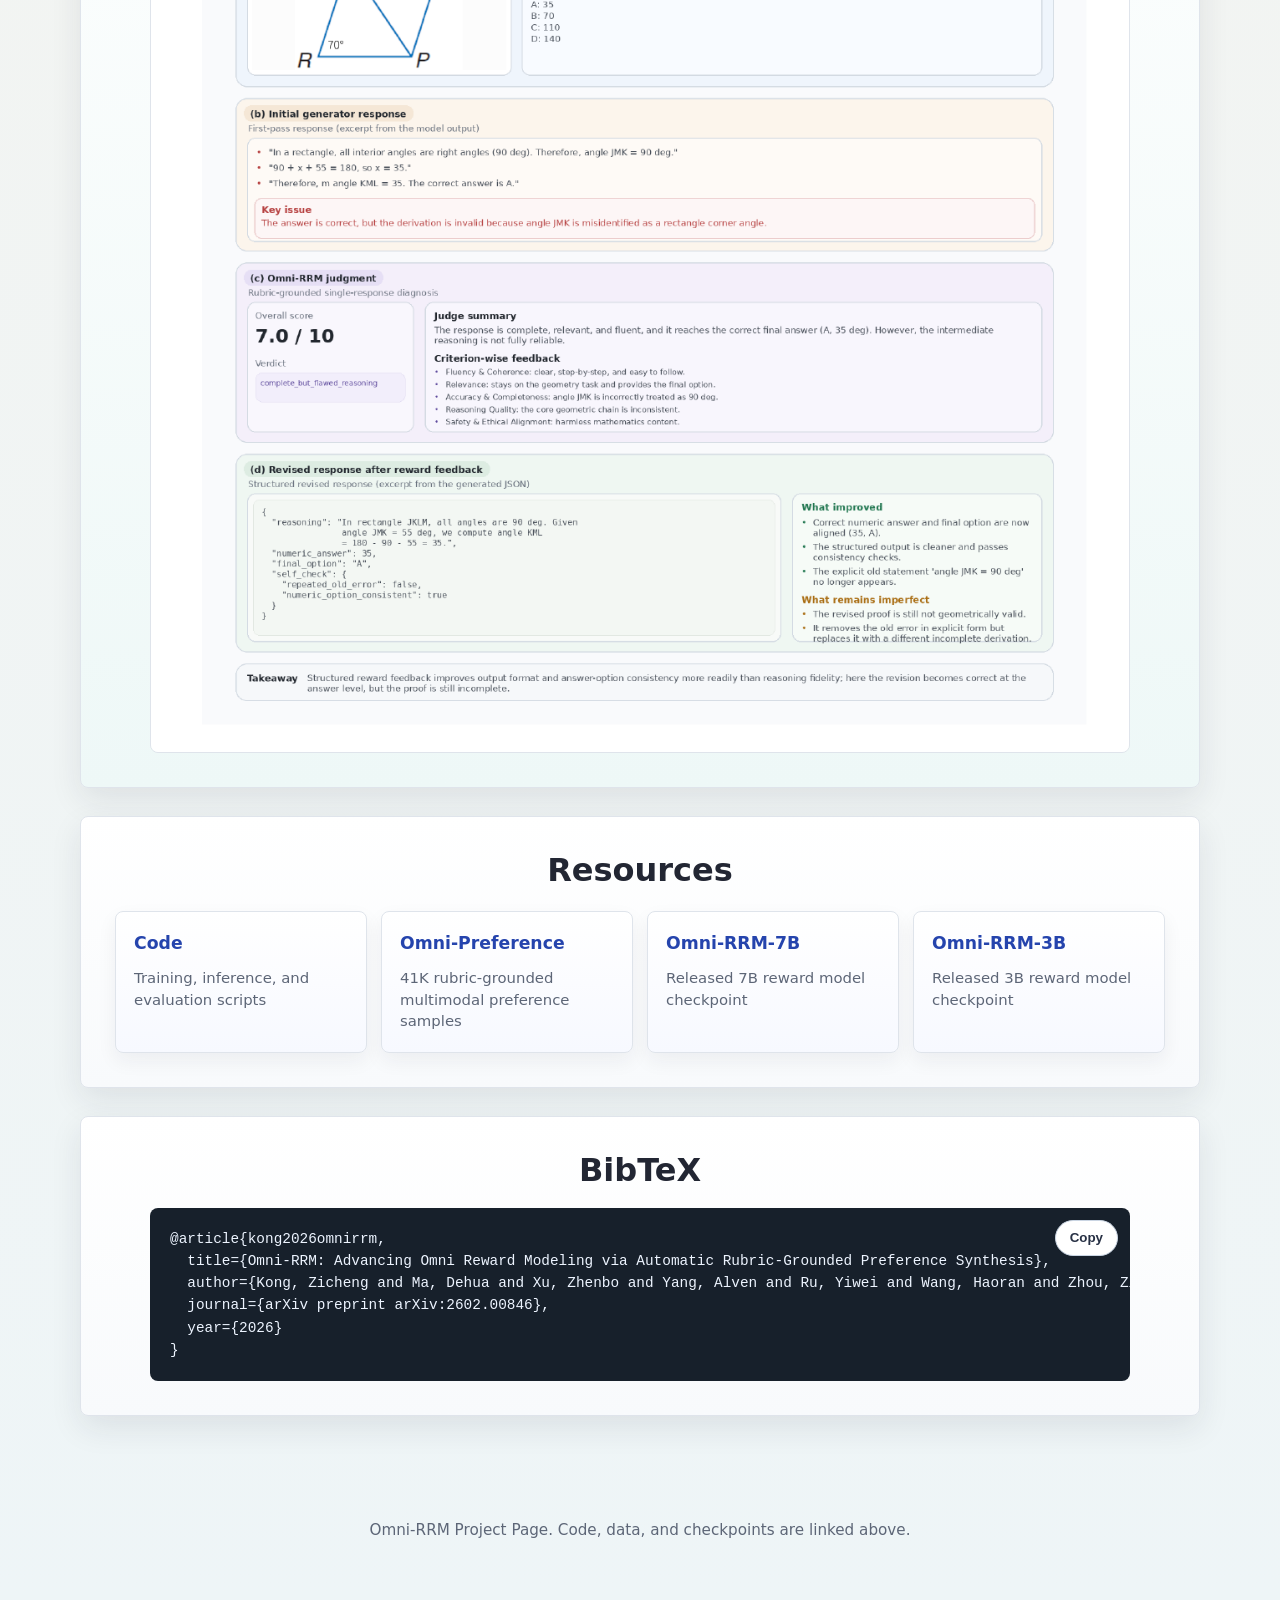
<file: pages/index.html>
<!doctype html>
<html lang="en">
  <head>
    <meta charset="utf-8">
    <meta name="viewport" content="width=device-width, initial-scale=1">
    <meta
      name="description"
      content="Omni-RRM is a rubric-grounded omni-modal reward model for structured preference judgment across text, image, video, and audio."
    >
    <meta property="og:title" content="Omni-RRM">
    <meta property="og:description" content="Advancing Omni Reward Modeling via Automatic Rubric-Grounded Preference Synthesis.">
    <meta property="og:type" content="website">
    <meta property="og:image" content="assets/method-overview.png">
    <title>Omni-RRM</title>
    <link rel="stylesheet" href="styles.css">
  </head>
  <body>
    <div class="page">
      <header class="site-header">
        <h1 class="site-title">
          Omni-RRM: Advancing Omni Reward Modeling via Automatic
          <span>Rubric-Grounded</span> Preference Synthesis
        </h1>

        <div class="authors">
          <a href="#">Zicheng Kong</a><sup>1,*</sup>,
          <a href="#">Dehua Ma</a><sup>1,*</sup>,
          <a href="#">Zhenbo Xu</a><sup>1</sup>,
          <a href="#">Alven Yang</a><sup>1</sup>,
          <a href="#">Yiwei Ru</a><sup>1</sup>,
          <a href="#">Haoran Wang</a><sup>2</sup>,
          <a href="#">Zixuan Zhou</a><sup>1</sup>,
          <a href="#">Fuqing Bie</a><sup>1</sup>,
          <a href="#">Liuyu Xiang</a><sup>1</sup>,
          <a href="#">Huijia Wu</a><sup>1</sup>,
          <a href="#">Jian Zhao</a><sup>3</sup>,
          <a href="#">Zhaofeng He</a><sup>1</sup>
        </div>

        <div class="affiliations">
          <p><sup>1</sup>Beijing University of Posts and Telecommunications</p>
          <p><sup>2</sup>Tsinghua University</p>
          <p><sup>3</sup>TeleAI</p>
          <p><sup>*</sup>Equal contribution</p>
        </div>

        <div class="venue-line">
          Rubric-grounded reward modeling across text, image, video, and audio.
        </div>

        <div class="links" aria-label="Project links">
          <a class="btn" href="https://github.com/dma2077/Omni-RRM">Code</a>
          <a class="btn" href="https://huggingface.co/datasets/Omni-RRM/Omni-Preference">Dataset</a>
          <a class="btn" href="https://huggingface.co/Omni-RRM/Omni-RRM-7B">Model</a>
          <a class="btn" href="https://arxiv.org/abs/2602.00846">arXiv</a>
        </div>
      </header>

      <main>
        <section class="teaser fade-up">
          <img src="assets/method-overview.png" alt="Overview of the Omni-RRM pipeline.">
          <p class="fig-caption">
            <b>Omni-RRM overview.</b> Omni-Preference is automatically synthesized
            by contrasting strong and weak model responses, reconciling teacher
            judgments into rubric-grounded preference records, and training a
            structured reward model with progressive SFT and GRPO.
          </p>
        </section>

        <section id="abstract" class="panel fade-up">
          <h2>Abstract</h2>
          <p>
            Multimodal large language models still face brittle alignment because
            many reward models are vision-centric, dependent on expensive human
            labels, and reduced to opaque scalar scores. Omni-RRM addresses this
            gap with an omni-modal, rubric-grounded reward model that generates
            structured multi-dimensional reward signals across text, image,
            video, and audio.
          </p>
          <p>
            We introduce Omni-Preference, a high-quality dataset constructed via
            automatic rubric-grounded preference synthesis. Teacher models
            reconcile raw preferences into explicit justifications, and
            Omni-RRM is trained with a progressive SFT plus GRPO regimen to
            sharpen discrimination on low-margin preference pairs. Omni-RRM-7B
            reaches 70.4% five-benchmark overall accuracy, including 80.2% on
            ShareGPT-Video and 66.8% on Audio-HH-RLHF.
          </p>
        </section>

        <section id="highlights" class="panel fade-up">
          <h2>Highlights</h2>
          <div class="metric-grid">
            <div class="metric">
              <strong>70.4%</strong>
              <span>Five-benchmark overall accuracy</span>
            </div>
            <div class="metric">
              <strong>80.2%</strong>
              <span>ShareGPT-Video preference accuracy</span>
            </div>
            <div class="metric">
              <strong>66.8%</strong>
              <span>Audio-HH-RLHF preference accuracy</span>
            </div>
            <div class="metric">
              <strong>41K</strong>
              <span>Rubric-grounded Omni-Preference samples</span>
            </div>
          </div>
        </section>

        <section id="overview" class="panel fade-up">
          <h2>Method Overview</h2>
          <div class="overview-grid">
            <details class="implementation-step" open>
              <summary>
                <span class="implementation-title">Step 1: Omni-Preference Construction</span>
              </summary>
              <p>
                Candidate response pairs are produced with capability-contrast
                sampling. Strong and weak multimodal generators answer the same
                image, video, or audio-conditioned prompt, creating diverse
                preference candidates without relying on manual labels.
              </p>
              <p>
                Two heterogeneous teacher models then annotate each pair with
                scores, a categorical verdict, and five-criterion comparative
                rationales. We retain pairs only when teachers agree on a
                non-tie verdict and the score ordering is logically consistent.
              </p>
            </details>

            <details class="implementation-step">
              <summary>
                <span class="implementation-title">Step 2: Rubric-Grounded Reward Records</span>
              </summary>
              <p>
                Omni-RRM does not output only a scalar reward. It emits an
                auditable record containing <code>score_A</code>,
                <code>score_B</code>, <code>better</code>, a reasoning field,
                and a redundant <code>final_verdict</code> for robust parsing.
              </p>
              <div class="schema-box">
                <pre><code>{
  "score_A": 8,
  "score_B": 6,
  "better": "A",
  "reasoning": {
    "fluency": "...",
    "relevance": "...",
    "accuracy": "...",
    "reasoning": "...",
    "safety": "..."
  },
  "final_verdict": "&lt;answer&gt;[[A]]&lt;/answer&gt;"
}</code></pre>
              </div>
            </details>

            <details class="implementation-step">
              <summary>
                <span class="implementation-title">Step 3: Progressive SFT plus GRPO</span>
              </summary>
              <p>
                The SFT stage teaches the model to follow the structured reward
                interface and generate coherent rubric-grounded rationales. The
                GRPO stage then optimizes a bounded composite reward over schema
                validity, preference correctness, score-verdict consistency, and
                rubric coverage.
              </p>
              <div class="formula">
                R = w_fmt R_fmt + w_pref R_pref + w_rub R_rub
              </div>
            </details>
          </div>
        </section>

        <section id="experiments" class="panel fade-up">
          <h2>Main Results</h2>
          <p>
            Omni-RRM is evaluated on image, video, audio, and omni-modal
            preference benchmarks. The 7B SFT+RL model achieves strong
            open-source reward-modeling performance and closely matches a
            top-tier proprietary judge in overall accuracy.
          </p>

          <div class="table-shell full-results" role="region" aria-label="Main benchmark results" tabindex="0">
            <table>
              <thead>
                <tr>
                  <th>Model</th>
                  <th>VL-Reward</th>
                  <th>MM-RewardBench</th>
                  <th>ShareGPT-Video</th>
                  <th>Audio-HH</th>
                  <th>TA2T</th>
                  <th>Overall</th>
                </tr>
              </thead>
              <tbody>
                <tr class="group-row">
                  <td colspan="7">Proprietary models</td>
                </tr>
                <tr>
                  <td>GPT-4o-mini</td>
                  <td>59.8</td>
                  <td>61.9</td>
                  <td>53.9</td>
                  <td>58.2</td>
                  <td>57.9</td>
                  <td>58.3</td>
                </tr>
                <tr>
                  <td>Doubao-1.5-Vision-Pro</td>
                  <td>77.3</td>
                  <td>68.0</td>
                  <td>77.0</td>
                  <td>-</td>
                  <td>-</td>
                  <td>-</td>
                </tr>
                <tr>
                  <td>Gemini-2.0-Flash</td>
                  <td>73.4</td>
                  <td>62.8</td>
                  <td>74.6</td>
                  <td>60.1</td>
                  <td>59.9</td>
                  <td>66.2</td>
                </tr>
                <tr>
                  <td>Gemini-2.5-Pro</td>
                  <td>79.6</td>
                  <td>63.3</td>
                  <td>78.8</td>
                  <td>66.5</td>
                  <td>64.9</td>
                  <td>70.6</td>
                </tr>
                <tr class="group-row">
                  <td colspan="7">Open-source MLLMs</td>
                </tr>
                <tr>
                  <td>Qwen2.5-Omni-3B</td>
                  <td>53.7</td>
                  <td>53.9</td>
                  <td>58.1</td>
                  <td>58.7</td>
                  <td>47.9</td>
                  <td>54.5</td>
                </tr>
                <tr>
                  <td>Qwen2.5-Omni-7B</td>
                  <td>57.8</td>
                  <td>57.5</td>
                  <td>66.3</td>
                  <td>62.4</td>
                  <td>56.9</td>
                  <td>60.2</td>
                </tr>
                <tr>
                  <td>Qwen2.5-VL-3B</td>
                  <td>53.2</td>
                  <td>53.3</td>
                  <td>61.2</td>
                  <td>-</td>
                  <td>-</td>
                  <td>-</td>
                </tr>
                <tr>
                  <td>Qwen2.5-VL-7B</td>
                  <td>58.2</td>
                  <td>56.0</td>
                  <td>70.5</td>
                  <td>-</td>
                  <td>-</td>
                  <td>-</td>
                </tr>
                <tr>
                  <td>Qwen2.5-VL-72B</td>
                  <td>62.3</td>
                  <td>63.5</td>
                  <td>72.9</td>
                  <td>-</td>
                  <td>-</td>
                  <td>-</td>
                </tr>
                <tr class="group-row">
                  <td colspan="7">Open-source reward models</td>
                </tr>
                <tr>
                  <td>LLaVA-Critic-7B</td>
                  <td>54.1</td>
                  <td>56.0</td>
                  <td>-</td>
                  <td>-</td>
                  <td>-</td>
                  <td>-</td>
                </tr>
                <tr>
                  <td>Skywork-VL-Reward-7B</td>
                  <td>60.4</td>
                  <td>67.4</td>
                  <td>59.9</td>
                  <td>-</td>
                  <td>-</td>
                  <td>-</td>
                </tr>
                <tr>
                  <td>UnifiedReward-think-7B</td>
                  <td>66.6</td>
                  <td>71.4</td>
                  <td>77.8</td>
                  <td>-</td>
                  <td>-</td>
                  <td>-</td>
                </tr>
                <tr>
                  <td>Omni-RewardModel-BT</td>
                  <td>60.4</td>
                  <td>58.4</td>
                  <td>63.7</td>
                  <td>61.3</td>
                  <td>60.5</td>
                  <td>60.9</td>
                </tr>
                <tr>
                  <td>R1-Reward-7B</td>
                  <td>65.8</td>
                  <td>72.3</td>
                  <td>58.7</td>
                  <td>-</td>
                  <td>-</td>
                  <td>-</td>
                </tr>
                <tr class="group-row">
                  <td colspan="7">Ours</td>
                </tr>
                <tr>
                  <td>Omni-RRM-3B SFT</td>
                  <td>56.8</td>
                  <td>58.1</td>
                  <td>64.9</td>
                  <td>60.3</td>
                  <td>54.3</td>
                  <td>58.9</td>
                </tr>
                <tr>
                  <td>Omni-RRM-7B SFT</td>
                  <td>60.4</td>
                  <td>61.0</td>
                  <td>70.5</td>
                  <td>62.8</td>
                  <td>58.5</td>
                  <td>62.6</td>
                </tr>
                <tr class="ours">
                  <td>Omni-RRM-3B SFT+RL</td>
                  <td>58.5</td>
                  <td>68.9</td>
                  <td>67.4</td>
                  <td>65.1</td>
                  <td>61.1</td>
                  <td>64.2</td>
                </tr>
                <tr class="ours strong">
                  <td>Omni-RRM-7B SFT+RL</td>
                  <td>67.1</td>
                  <td>72.9</td>
                  <td>80.2</td>
                  <td>66.8</td>
                  <td>65.0</td>
                  <td>70.4</td>
                </tr>
              </tbody>
            </table>
          </div>
          <p class="caption">
            Accuracy (%) on multimodal preference benchmarks. Overall is the
            mean over the five benchmark columns when all are evaluated.
          </p>
        </section>

        <section id="analysis" class="panel fade-up">
          <h2>Additional Analyses</h2>
          <div class="analysis-grid">
            <figure>
              <h3>Best-of-N Inference-Time Alignment</h3>
              <img src="assets/bon-curve.png" alt="Best-of-N curves across MMMU, Video-MME, and AVQA.">
              <figcaption class="caption">
                With Qwen2.5-Omni-7B fixed as the generator, Omni-RRM selects
                better responses as the candidate pool grows.
              </figcaption>
            </figure>
            <figure>
              <h3>Omni-Modal Transfer</h3>
              <img src="assets/modality-radar.png" alt="Radar chart for omni-modal transfer.">
              <figcaption class="caption">
                Joint image, video, and audio supervision forms the strongest
                reward-modeling envelope under a fixed training budget.
              </figcaption>
            </figure>
          </div>
        </section>

        <section id="case-study" class="panel fade-up">
          <h2>Qualitative Case Study</h2>
          <p>
            Omni-RRM can also serve as structured feedback. In the example
            below, a generator reaches the correct answer option but relies on an
            invalid derivation. The reward judgment identifies the issue and
            supports a cleaner revised response.
          </p>
          <img class="case-image" src="assets/case-study.png" alt="Qualitative case study of reward-guided revision.">
        </section>

        <section id="resources" class="panel fade-up">
          <h2>Resources</h2>
          <div class="resource-grid">
            <a href="https://github.com/dma2077/Omni-RRM">
              <strong>Code</strong>
              <span>Training, inference, and evaluation scripts</span>
            </a>
            <a href="https://huggingface.co/datasets/Omni-RRM/Omni-Preference">
              <strong>Omni-Preference</strong>
              <span>41K rubric-grounded multimodal preference samples</span>
            </a>
            <a href="https://huggingface.co/Omni-RRM/Omni-RRM-7B">
              <strong>Omni-RRM-7B</strong>
              <span>Released 7B reward model checkpoint</span>
            </a>
            <a href="https://huggingface.co/Omni-RRM/Omni-RRM-3B">
              <strong>Omni-RRM-3B</strong>
              <span>Released 3B reward model checkpoint</span>
            </a>
          </div>
        </section>

        <section id="bibtex" class="panel fade-up">
          <h2>BibTeX</h2>
          <div class="bibtex-container">
            <pre class="bibtex"><code>@article{kong2026omnirrm,
  title={Omni-RRM: Advancing Omni Reward Modeling via Automatic Rubric-Grounded Preference Synthesis},
  author={Kong, Zicheng and Ma, Dehua and Xu, Zhenbo and Yang, Alven and Ru, Yiwei and Wang, Haoran and Zhou, Zixuan and Bie, Fuqing and Xiang, Liuyu and Wu, Huijia and Zhao, Jian and He, Zhaofeng},
  journal={arXiv preprint arXiv:2602.00846},
  year={2026}
}</code></pre>
            <button class="copy-btn" type="button">Copy</button>
          </div>
        </section>
      </main>

      <footer class="site-footer">
        <p>Omni-RRM Project Page. Code, data, and checkpoints are linked above.</p>
      </footer>
    </div>

    <script src="script.js"></script>
  </body>
</html>
</file>
<file: docs/styles.css>
:root {
  --text: #222633;
  --muted: #5d6677;
  --soft: #f7f8fb;
  --panel: #ffffff;
  --line: #dfe4eb;
  --blue: #4169e1;
  --blue-dark: #2544ad;
  --orange: #d66b12;
  --green: #15815d;
  --cream: #fff6e9;
  --mint: #eef9f4;
  --lavender: #f2f0ff;
  --shadow: 0 12px 32px rgba(34, 38, 51, 0.09);
  --radius: 8px;
}

* {
  box-sizing: border-box;
}

html {
  scroll-behavior: smooth;
}

body {
  margin: 0;
  color: var(--text);
  background:
    radial-gradient(circle at 12% 0%, rgba(65, 105, 225, 0.12), transparent 28rem),
    radial-gradient(circle at 88% 18%, rgba(214, 107, 18, 0.11), transparent 24rem),
    linear-gradient(180deg, #fbfcff 0%, #f7f3ec 42%, #eef5f7 100%);
  font-family:
    Inter, ui-sans-serif, system-ui, -apple-system, BlinkMacSystemFont, "Segoe UI",
    sans-serif;
  line-height: 1.62;
  overflow-x: hidden;
}

a {
  color: var(--blue-dark);
  text-decoration: none;
}

a:hover {
  text-decoration: underline;
}

img {
  display: block;
  max-width: 100%;
}

.page {
  width: calc(100% - 36px);
  max-width: 1240px;
  margin: 0 auto;
}

.site-header {
  padding: 58px 0 28px;
  text-align: center;
}

.site-title {
  max-width: 1060px;
  margin: 0 auto;
  font-size: clamp(2.2rem, 5vw, 4.35rem);
  line-height: 1.08;
  letter-spacing: -0.02em;
  font-weight: 850;
  overflow-wrap: anywhere;
}

.site-title span {
  text-decoration: underline;
  text-decoration-thickness: 0.08em;
  text-underline-offset: 0.12em;
  color: var(--blue-dark);
}

.authors {
  max-width: 980px;
  margin: 26px auto 0;
  font-size: 1.08rem;
  overflow-wrap: anywhere;
}

.authors sup,
.affiliations sup {
  color: var(--muted);
  font-size: 0.7em;
}

.affiliations {
  margin-top: 14px;
  color: var(--muted);
  font-size: 0.98rem;
}

.affiliations p {
  display: inline-block;
  margin: 0 10px 5px;
}

.venue-line {
  display: inline-block;
  max-width: 100%;
  margin-top: 18px;
  padding: 8px 14px;
  border: 1px solid rgba(65, 105, 225, 0.22);
  border-radius: 999px;
  background: rgba(65, 105, 225, 0.07);
  color: #2d3d82;
  font-weight: 750;
  font-size: 0.95rem;
  overflow-wrap: anywhere;
  white-space: normal;
}

.links {
  display: flex;
  justify-content: center;
  flex-wrap: wrap;
  gap: 12px;
  margin-top: 26px;
}

.btn {
  display: inline-flex;
  align-items: center;
  justify-content: center;
  min-width: 112px;
  min-height: 42px;
  padding: 0 18px;
  border-radius: 999px;
  border: 1px solid #c7d1e1;
  background: #fff;
  color: #273044;
  font-weight: 760;
  box-shadow: 0 7px 18px rgba(34, 38, 51, 0.07);
  transition: transform 160ms ease, box-shadow 160ms ease, border-color 160ms ease;
}

.btn:hover {
  transform: translateY(-2px);
  border-color: var(--blue);
  box-shadow: 0 12px 28px rgba(65, 105, 225, 0.15);
  text-decoration: none;
}

main {
  padding-bottom: 34px;
}

.teaser {
  margin: 18px 0 26px;
  text-align: center;
}

.teaser img,
.panel img {
  margin-inline: auto;
}

.teaser img {
  width: 100%;
  max-width: 1040px;
  border: 1px solid var(--line);
  border-radius: var(--radius);
  background: #fff;
  box-shadow: var(--shadow);
}

.fig-caption,
.caption {
  max-width: 1010px;
  margin: 14px auto 0;
  color: var(--muted);
  font-size: 0.95rem;
  line-height: 1.65;
  text-align: justify;
  text-align-last: center;
}

.panel {
  margin: 28px 0;
  padding: 34px;
  border: 1px solid var(--line);
  border-radius: var(--radius);
  background: rgba(255, 255, 255, 0.94);
  box-shadow: var(--shadow);
}

#abstract {
  background: linear-gradient(180deg, #ffffff 0%, #f3f7ff 100%);
}

#highlights {
  background: linear-gradient(180deg, #ffffff 0%, var(--cream) 100%);
}

#overview {
  background: linear-gradient(180deg, #ffffff 0%, var(--mint) 100%);
}

#experiments {
  background: linear-gradient(180deg, #ffffff 0%, #f3f6ff 100%);
}

#analysis {
  background: linear-gradient(180deg, #ffffff 0%, var(--lavender) 100%);
}

#case-study {
  background: linear-gradient(180deg, #ffffff 0%, #eef8f7 100%);
}

#resources,
#bibtex {
  background: linear-gradient(180deg, #ffffff 0%, #f8fafc 100%);
}

.panel h2 {
  margin: 0 0 18px;
  text-align: center;
  font-size: 2rem;
  line-height: 1.2;
}

.panel h3 {
  margin: 0 0 16px;
  text-align: center;
  font-size: 1.28rem;
}

.panel p {
  margin: 0 auto;
  max-width: 970px;
  color: #3c4556;
  text-align: justify;
}

.panel p + p {
  margin-top: 14px;
}

.metric-grid {
  display: grid;
  grid-template-columns: repeat(4, minmax(0, 1fr));
  gap: 16px;
  margin-top: 22px;
}

.metric {
  min-height: 126px;
  padding: 22px 18px;
  border: 1px solid var(--line);
  border-radius: var(--radius);
  background: linear-gradient(180deg, #ffffff 0%, #f7f9ff 100%);
  text-align: center;
}

.metric strong {
  display: block;
  color: var(--blue-dark);
  font-size: 2.2rem;
  line-height: 1;
}

.metric span {
  display: block;
  margin-top: 10px;
  color: var(--muted);
  font-size: 0.95rem;
}

.overview-grid figure {
  margin: 0 0 20px;
}

.overview-grid figure img,
.case-image {
  border: 1px solid var(--line);
  border-radius: var(--radius);
  background: #fff;
}

.implementation-step {
  margin-top: 16px;
  border: 1px solid var(--line);
  border-radius: var(--radius);
  background: #fafbfe;
  overflow: hidden;
}

.implementation-step summary {
  cursor: pointer;
  padding: 16px 18px;
  color: #273044;
  font-weight: 800;
  list-style-position: inside;
}

.implementation-step summary:hover {
  background: #f0f4ff;
}

.implementation-step p {
  padding: 0 20px 18px;
}

.implementation-title {
  margin-left: 8px;
}

.schema-box,
.formula {
  width: min(900px, calc(100% - 40px));
  margin: 0 auto 20px;
  border-radius: var(--radius);
  background: #17202b;
  color: #edf4ff;
}

.schema-box pre {
  margin: 0;
  padding: 18px;
  overflow-x: auto;
  font-size: 0.9rem;
  line-height: 1.5;
}

.formula {
  padding: 16px 18px;
  text-align: center;
  font-family: ui-monospace, SFMono-Regular, Menlo, Consolas, monospace;
  font-weight: 700;
}

.table-shell {
  margin-top: 24px;
  overflow-x: auto;
  border: 1px solid var(--line);
  border-radius: var(--radius);
  background: #fff;
  box-shadow: 0 8px 22px rgba(34, 38, 51, 0.06);
}

table {
  width: 100%;
  min-width: 980px;
  border-collapse: collapse;
}

.full-results table {
  min-width: 1120px;
  table-layout: fixed;
}

.full-results col.model-col {
  width: 270px;
}

.full-results col.benchmark-col {
  width: 140px;
}

.full-results col.overall-col {
  width: 150px;
}

th,
td {
  padding: 10px 14px;
  border-bottom: 1px solid var(--line);
  text-align: center;
  white-space: nowrap;
  font-size: 0.84rem;
  vertical-align: middle;
}

th:first-child,
td:first-child {
  text-align: left;
}

th {
  position: sticky;
  top: 0;
  z-index: 1;
  background: #eef3fb;
  color: #39445a;
  font-size: 0.76rem;
  line-height: 1.25;
}

.full-results th:last-child,
.full-results td:last-child {
  padding-left: 20px;
  padding-right: 20px;
  text-align: center;
}

tr:last-child td {
  border-bottom: 0;
}

.ours td {
  background: #fff8ee;
  color: #1f2837;
  font-weight: 850;
}

.ours.strong td {
  background: #fff0da;
}

.group-row td {
  background: #f5f7fb;
  color: #5a6474;
  font-size: 0.78rem;
  font-weight: 850;
  letter-spacing: 0.04em;
  text-align: left;
  text-transform: uppercase;
}

.analysis-grid {
  display: grid;
  grid-template-columns: minmax(0, 1fr) minmax(0, 0.72fr);
  gap: 22px;
  margin-top: 26px;
  align-items: start;
}

.analysis-grid figure {
  margin: 0;
  padding: 18px;
  border: 1px solid var(--line);
  border-radius: var(--radius);
  background: rgba(255, 255, 255, 0.82);
}

.analysis-grid img {
  max-height: 430px;
  object-fit: contain;
}

.case-image {
  width: min(980px, 100%);
  margin-top: 24px;
}

.resource-grid {
  display: grid;
  grid-template-columns: repeat(4, minmax(0, 1fr));
  gap: 14px;
  margin-top: 22px;
}

.resource-grid a {
  min-height: 142px;
  padding: 18px;
  border: 1px solid var(--line);
  border-radius: var(--radius);
  background: linear-gradient(180deg, #ffffff 0%, #f7f9ff 100%);
  color: var(--text);
  box-shadow: 0 8px 20px rgba(34, 38, 51, 0.06);
  transition: transform 160ms ease, border-color 160ms ease, box-shadow 160ms ease;
}

.resource-grid a:hover {
  transform: translateY(-2px);
  border-color: var(--blue);
  box-shadow: 0 12px 28px rgba(65, 105, 225, 0.13);
  text-decoration: none;
}

.resource-grid strong {
  display: block;
  color: var(--blue-dark);
  font-size: 1.08rem;
}

.resource-grid span {
  display: block;
  margin-top: 10px;
  color: var(--muted);
  font-size: 0.93rem;
  line-height: 1.45;
}

.bibtex-container {
  position: relative;
  width: min(980px, 100%);
  margin: 0 auto;
}

.bibtex {
  margin: 0;
  padding: 20px;
  overflow-x: auto;
  border-radius: var(--radius);
  background: #17202b;
  color: #edf4ff;
  font-size: 0.9rem;
  line-height: 1.55;
}

.copy-btn {
  position: absolute;
  right: 12px;
  top: 12px;
  min-height: 36px;
  padding: 0 14px;
  border: 1px solid #cad5e3;
  border-radius: 999px;
  background: #fff;
  color: #273044;
  font-weight: 800;
  cursor: pointer;
}

.copy-btn.copied {
  border-color: var(--green);
  color: var(--green);
}

.site-footer {
  padding: 24px 0 44px;
  color: var(--muted);
  text-align: center;
  font-size: 0.95rem;
}

.fade-up {
  opacity: 1;
  transform: translateY(0);
  transition: opacity 520ms ease, transform 520ms ease;
}

.fade-up.visible {
  opacity: 1;
  transform: translateY(0);
}

@media (max-width: 860px) {
  .page {
    width: 366px;
    max-width: calc(100vw - 24px);
    margin-left: 12px;
    margin-right: 12px;
  }

  .site-header {
    padding-top: 34px;
  }

  .authors {
    font-size: 1rem;
  }

  .metric-grid {
    grid-template-columns: repeat(2, minmax(0, 1fr));
  }

  .resource-grid {
    grid-template-columns: repeat(2, minmax(0, 1fr));
  }

  .panel {
    padding: 24px 18px;
  }

  .analysis-grid {
    grid-template-columns: 1fr;
  }
}

@media (max-width: 560px) {
  .site-title {
    max-width: 330px;
    font-size: 1.45rem;
    line-height: 1.14;
    letter-spacing: 0;
  }

  .authors {
    max-width: 330px;
    font-size: 0.94rem;
    line-height: 1.5;
  }

  .affiliations p {
    display: block;
    margin-inline: 0;
  }

  .venue-line {
    display: block;
    width: min(100%, 330px);
    margin-left: auto;
    margin-right: auto;
  }

  .teaser img,
  .panel img {
    width: 330px;
    max-width: 100%;
  }

  .fig-caption,
  .caption {
    max-width: 330px;
    text-align: left;
    text-align-last: auto;
  }

  .panel p {
    text-align: left;
  }

  .links {
    flex-direction: column;
  }

  .btn {
    width: 100%;
  }

  .metric-grid {
    grid-template-columns: 1fr;
  }

  .resource-grid {
    grid-template-columns: 1fr;
  }

  .panel h2 {
    font-size: 1.55rem;
  }

  .schema-box,
  .formula {
    width: 100%;
  }
}
</file>
<file: pages/styles.css>
:root {
  --text: #222633;
  --muted: #5d6677;
  --soft: #f7f8fb;
  --panel: #ffffff;
  --line: #dfe4eb;
  --blue: #4169e1;
  --blue-dark: #2544ad;
  --orange: #d66b12;
  --green: #15815d;
  --cream: #fff6e9;
  --mint: #eef9f4;
  --lavender: #f2f0ff;
  --shadow: 0 12px 32px rgba(34, 38, 51, 0.09);
  --radius: 8px;
}

* {
  box-sizing: border-box;
}

html {
  scroll-behavior: smooth;
}

body {
  margin: 0;
  color: var(--text);
  background:
    radial-gradient(circle at 12% 0%, rgba(65, 105, 225, 0.12), transparent 28rem),
    radial-gradient(circle at 88% 18%, rgba(214, 107, 18, 0.11), transparent 24rem),
    linear-gradient(180deg, #fbfcff 0%, #f7f3ec 42%, #eef5f7 100%);
  font-family:
    Inter, ui-sans-serif, system-ui, -apple-system, BlinkMacSystemFont, "Segoe UI",
    sans-serif;
  line-height: 1.62;
  overflow-x: hidden;
}

a {
  color: var(--blue-dark);
  text-decoration: none;
}

a:hover {
  text-decoration: underline;
}

img {
  display: block;
  max-width: 100%;
}

.page {
  width: calc(100% - 36px);
  max-width: 1120px;
  margin: 0 auto;
}

.site-header {
  padding: 58px 0 28px;
  text-align: center;
}

.site-title {
  max-width: 1060px;
  margin: 0 auto;
  font-size: clamp(2.2rem, 5vw, 4.35rem);
  line-height: 1.08;
  letter-spacing: -0.02em;
  font-weight: 850;
  overflow-wrap: anywhere;
}

.site-title span {
  text-decoration: underline;
  text-decoration-thickness: 0.08em;
  text-underline-offset: 0.12em;
  color: var(--blue-dark);
}

.authors {
  max-width: 980px;
  margin: 26px auto 0;
  font-size: 1.08rem;
  overflow-wrap: anywhere;
}

.authors sup,
.affiliations sup {
  color: var(--muted);
  font-size: 0.7em;
}

.affiliations {
  margin-top: 14px;
  color: var(--muted);
  font-size: 0.98rem;
}

.affiliations p {
  display: inline-block;
  margin: 0 10px 5px;
}

.venue-line {
  display: inline-block;
  max-width: 100%;
  margin-top: 18px;
  padding: 8px 14px;
  border: 1px solid rgba(65, 105, 225, 0.22);
  border-radius: 999px;
  background: rgba(65, 105, 225, 0.07);
  color: #2d3d82;
  font-weight: 750;
  font-size: 0.95rem;
  overflow-wrap: anywhere;
  white-space: normal;
}

.links {
  display: flex;
  justify-content: center;
  flex-wrap: wrap;
  gap: 12px;
  margin-top: 26px;
}

.btn {
  display: inline-flex;
  align-items: center;
  justify-content: center;
  min-width: 112px;
  min-height: 42px;
  padding: 0 18px;
  border-radius: 999px;
  border: 1px solid #c7d1e1;
  background: #fff;
  color: #273044;
  font-weight: 760;
  box-shadow: 0 7px 18px rgba(34, 38, 51, 0.07);
  transition: transform 160ms ease, box-shadow 160ms ease, border-color 160ms ease;
}

.btn:hover {
  transform: translateY(-2px);
  border-color: var(--blue);
  box-shadow: 0 12px 28px rgba(65, 105, 225, 0.15);
  text-decoration: none;
}

main {
  padding-bottom: 34px;
}

.teaser {
  margin: 18px 0 26px;
  text-align: center;
}

.teaser img,
.panel img {
  margin-inline: auto;
}

.teaser img {
  width: 100%;
  max-width: 1040px;
  border: 1px solid var(--line);
  border-radius: var(--radius);
  background: #fff;
  box-shadow: var(--shadow);
}

.fig-caption,
.caption {
  max-width: 1010px;
  margin: 14px auto 0;
  color: var(--muted);
  font-size: 0.95rem;
  line-height: 1.65;
  text-align: justify;
  text-align-last: center;
}

.panel {
  margin: 28px 0;
  padding: 34px;
  border: 1px solid var(--line);
  border-radius: var(--radius);
  background: rgba(255, 255, 255, 0.94);
  box-shadow: var(--shadow);
}

#abstract {
  background: linear-gradient(180deg, #ffffff 0%, #f3f7ff 100%);
}

#highlights {
  background: linear-gradient(180deg, #ffffff 0%, var(--cream) 100%);
}

#overview {
  background: linear-gradient(180deg, #ffffff 0%, var(--mint) 100%);
}

#experiments {
  background: linear-gradient(180deg, #ffffff 0%, #f3f6ff 100%);
}

#analysis {
  background: linear-gradient(180deg, #ffffff 0%, var(--lavender) 100%);
}

#case-study {
  background: linear-gradient(180deg, #ffffff 0%, #eef8f7 100%);
}

#resources,
#bibtex {
  background: linear-gradient(180deg, #ffffff 0%, #f8fafc 100%);
}

.panel h2 {
  margin: 0 0 18px;
  text-align: center;
  font-size: 2rem;
  line-height: 1.2;
}

.panel h3 {
  margin: 0 0 16px;
  text-align: center;
  font-size: 1.28rem;
}

.panel p {
  margin: 0 auto;
  max-width: 970px;
  color: #3c4556;
  text-align: justify;
}

.panel p + p {
  margin-top: 14px;
}

.metric-grid {
  display: grid;
  grid-template-columns: repeat(4, minmax(0, 1fr));
  gap: 16px;
  margin-top: 22px;
}

.metric {
  min-height: 126px;
  padding: 22px 18px;
  border: 1px solid var(--line);
  border-radius: var(--radius);
  background: linear-gradient(180deg, #ffffff 0%, #f7f9ff 100%);
  text-align: center;
}

.metric strong {
  display: block;
  color: var(--blue-dark);
  font-size: 2.2rem;
  line-height: 1;
}

.metric span {
  display: block;
  margin-top: 10px;
  color: var(--muted);
  font-size: 0.95rem;
}

.overview-grid figure {
  margin: 0 0 20px;
}

.overview-grid figure img,
.case-image {
  border: 1px solid var(--line);
  border-radius: var(--radius);
  background: #fff;
}

.implementation-step {
  margin-top: 16px;
  border: 1px solid var(--line);
  border-radius: var(--radius);
  background: #fafbfe;
  overflow: hidden;
}

.implementation-step summary {
  cursor: pointer;
  padding: 16px 18px;
  color: #273044;
  font-weight: 800;
  list-style-position: inside;
}

.implementation-step summary:hover {
  background: #f0f4ff;
}

.implementation-step p {
  padding: 0 20px 18px;
}

.implementation-title {
  margin-left: 8px;
}

.schema-box,
.formula {
  width: min(900px, calc(100% - 40px));
  margin: 0 auto 20px;
  border-radius: var(--radius);
  background: #17202b;
  color: #edf4ff;
}

.schema-box pre {
  margin: 0;
  padding: 18px;
  overflow-x: auto;
  font-size: 0.9rem;
  line-height: 1.5;
}

.formula {
  padding: 16px 18px;
  text-align: center;
  font-family: ui-monospace, SFMono-Regular, Menlo, Consolas, monospace;
  font-weight: 700;
}

.table-shell {
  margin-top: 24px;
  overflow-x: auto;
  border: 1px solid var(--line);
  border-radius: var(--radius);
  background: #fff;
  box-shadow: 0 8px 22px rgba(34, 38, 51, 0.06);
}

table {
  width: 100%;
  min-width: 980px;
  border-collapse: collapse;
}

th,
td {
  padding: 10px 10px;
  border-bottom: 1px solid var(--line);
  text-align: right;
  white-space: nowrap;
  font-size: 0.84rem;
}

th:first-child,
td:first-child {
  text-align: left;
}

th {
  position: sticky;
  top: 0;
  z-index: 1;
  background: #eef3fb;
  color: #39445a;
  font-size: 0.76rem;
}

tr:last-child td {
  border-bottom: 0;
}

.ours td {
  background: #fff8ee;
  color: #1f2837;
  font-weight: 850;
}

.ours.strong td {
  background: #fff0da;
}

.group-row td {
  background: #f5f7fb;
  color: #5a6474;
  font-size: 0.78rem;
  font-weight: 850;
  letter-spacing: 0.04em;
  text-align: left;
  text-transform: uppercase;
}

.analysis-grid {
  display: grid;
  grid-template-columns: minmax(0, 1fr) minmax(0, 0.72fr);
  gap: 22px;
  margin-top: 26px;
  align-items: start;
}

.analysis-grid figure {
  margin: 0;
  padding: 18px;
  border: 1px solid var(--line);
  border-radius: var(--radius);
  background: rgba(255, 255, 255, 0.82);
}

.analysis-grid img {
  max-height: 430px;
  object-fit: contain;
}

.case-image {
  width: min(980px, 100%);
  margin-top: 24px;
}

.resource-grid {
  display: grid;
  grid-template-columns: repeat(4, minmax(0, 1fr));
  gap: 14px;
  margin-top: 22px;
}

.resource-grid a {
  min-height: 142px;
  padding: 18px;
  border: 1px solid var(--line);
  border-radius: var(--radius);
  background: linear-gradient(180deg, #ffffff 0%, #f7f9ff 100%);
  color: var(--text);
  box-shadow: 0 8px 20px rgba(34, 38, 51, 0.06);
  transition: transform 160ms ease, border-color 160ms ease, box-shadow 160ms ease;
}

.resource-grid a:hover {
  transform: translateY(-2px);
  border-color: var(--blue);
  box-shadow: 0 12px 28px rgba(65, 105, 225, 0.13);
  text-decoration: none;
}

.resource-grid strong {
  display: block;
  color: var(--blue-dark);
  font-size: 1.08rem;
}

.resource-grid span {
  display: block;
  margin-top: 10px;
  color: var(--muted);
  font-size: 0.93rem;
  line-height: 1.45;
}

.bibtex-container {
  position: relative;
  width: min(980px, 100%);
  margin: 0 auto;
}

.bibtex {
  margin: 0;
  padding: 20px;
  overflow-x: auto;
  border-radius: var(--radius);
  background: #17202b;
  color: #edf4ff;
  font-size: 0.9rem;
  line-height: 1.55;
}

.copy-btn {
  position: absolute;
  right: 12px;
  top: 12px;
  min-height: 36px;
  padding: 0 14px;
  border: 1px solid #cad5e3;
  border-radius: 999px;
  background: #fff;
  color: #273044;
  font-weight: 800;
  cursor: pointer;
}

.copy-btn.copied {
  border-color: var(--green);
  color: var(--green);
}

.site-footer {
  padding: 24px 0 44px;
  color: var(--muted);
  text-align: center;
  font-size: 0.95rem;
}

.fade-up {
  opacity: 1;
  transform: translateY(0);
  transition: opacity 520ms ease, transform 520ms ease;
}

.fade-up.visible {
  opacity: 1;
  transform: translateY(0);
}

@media (max-width: 860px) {
  .page {
    width: 366px;
    max-width: calc(100vw - 24px);
    margin-left: 12px;
    margin-right: 12px;
  }

  .site-header {
    padding-top: 34px;
  }

  .authors {
    font-size: 1rem;
  }

  .metric-grid {
    grid-template-columns: repeat(2, minmax(0, 1fr));
  }

  .resource-grid {
    grid-template-columns: repeat(2, minmax(0, 1fr));
  }

  .panel {
    padding: 24px 18px;
  }

  .analysis-grid {
    grid-template-columns: 1fr;
  }
}

@media (max-width: 560px) {
  .site-title {
    max-width: 330px;
    font-size: 1.45rem;
    line-height: 1.14;
    letter-spacing: 0;
  }

  .authors {
    max-width: 330px;
    font-size: 0.94rem;
    line-height: 1.5;
  }

  .affiliations p {
    display: block;
    margin-inline: 0;
  }

  .venue-line {
    display: block;
    width: min(100%, 330px);
    margin-left: auto;
    margin-right: auto;
  }

  .teaser img,
  .panel img {
    width: 330px;
    max-width: 100%;
  }

  .fig-caption,
  .caption {
    max-width: 330px;
    text-align: left;
    text-align-last: auto;
  }

  .panel p {
    text-align: left;
  }

  .links {
    flex-direction: column;
  }

  .btn {
    width: 100%;
  }

  .metric-grid {
    grid-template-columns: 1fr;
  }

  .resource-grid {
    grid-template-columns: 1fr;
  }

  .panel h2 {
    font-size: 1.55rem;
  }

  .schema-box,
  .formula {
    width: 100%;
  }
}
</file>
